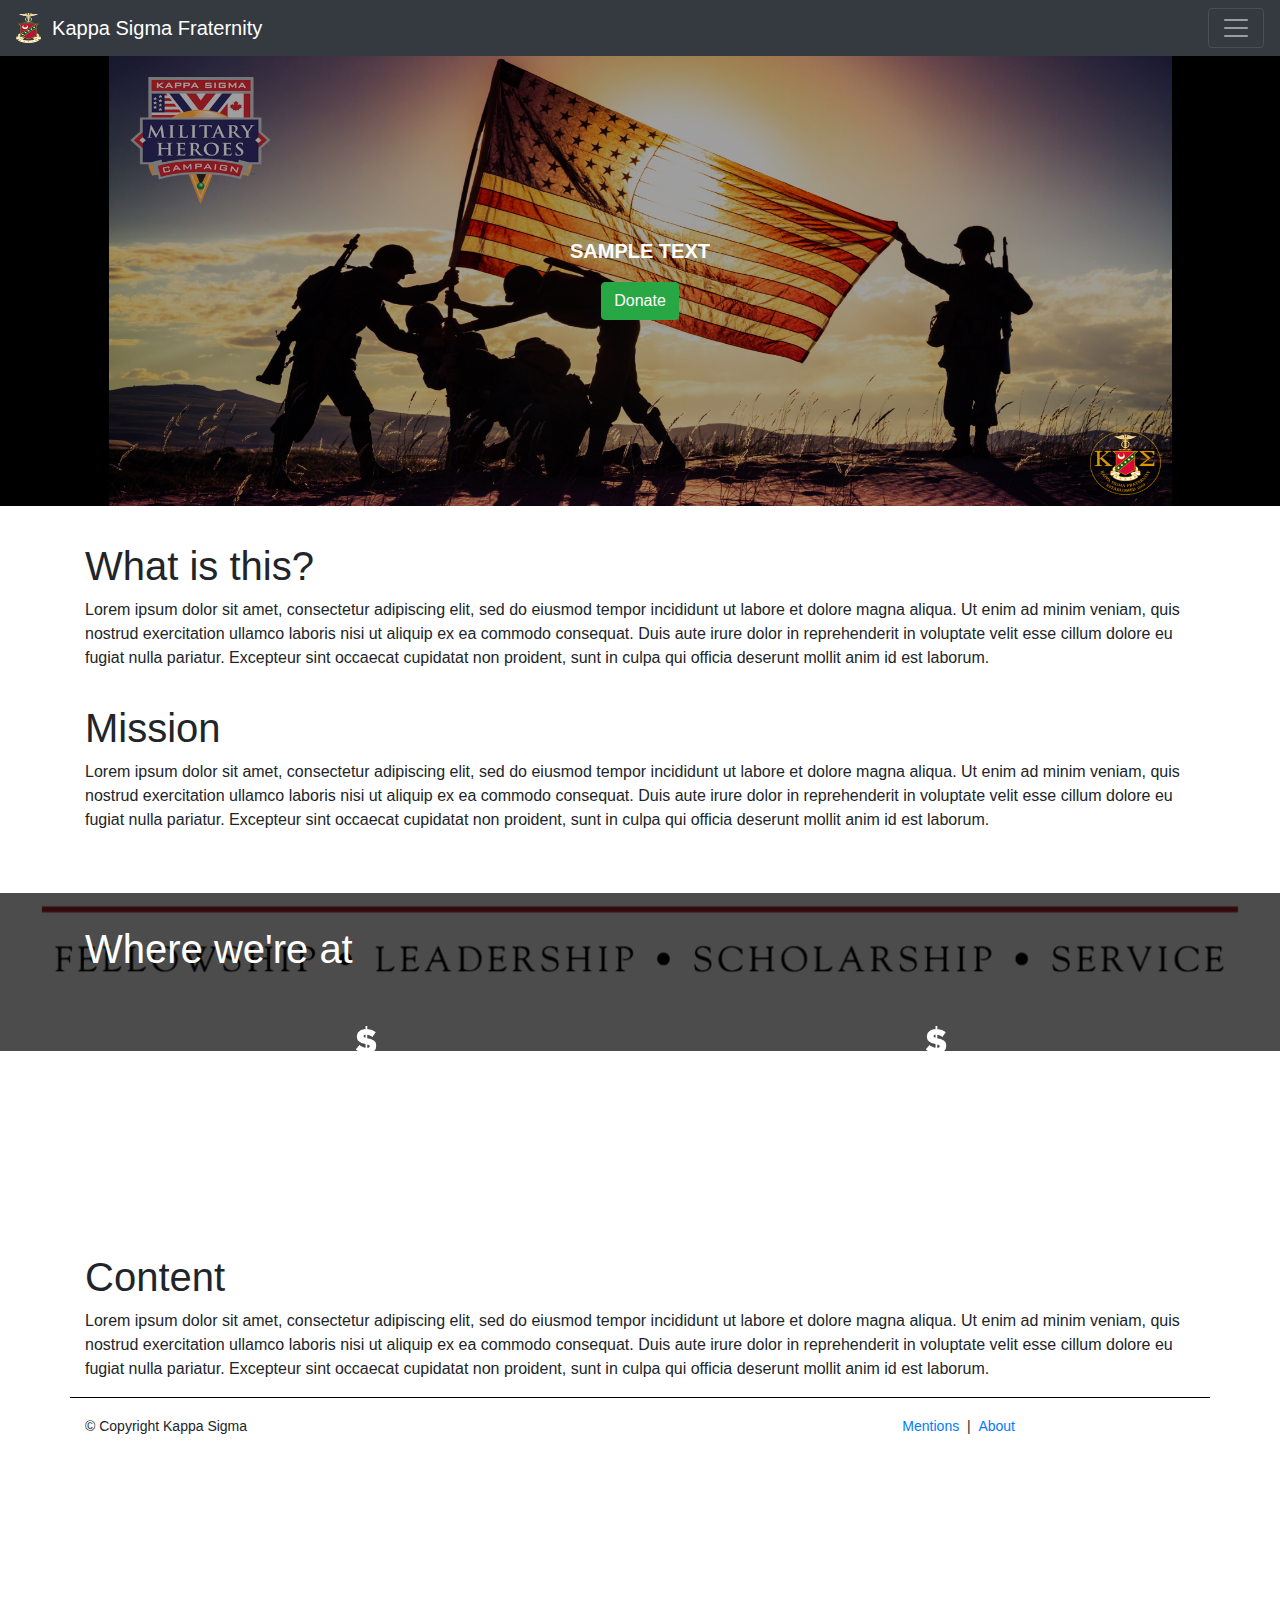
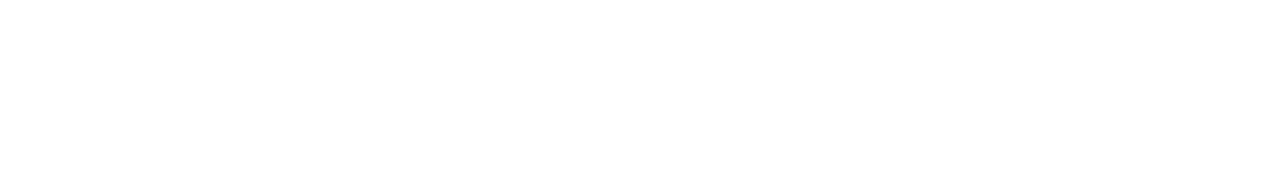
<file: index.html>
<!DOCTYPE html
     PUBLIC "-//W3C//DTD XHTML 1.0 Transitional//EN"
     "http://www.w3.org/TR/xhtml1/DTD/xhtml1-transitional.dtd">
<html>
  <head>
    <!-- Necessary files for bootstrap to work --> 
    <link rel="stylesheet" type="text/css" href="css/bootstrap.min.css"/>
    <link rel="stylesheet" type="text/css" href="css/style.css"/>
    
    <script type="text/javascript" src="js/jQuery-2.2.2.min.js"></script>
    <script type="text/javascript" src="js/popper.js"></script>
    <script type="text/javascript" src="js/bootstrap.min.js"></script>
    <script type="text/javascript" src="js/angular-1.6.4.min.js"></script>
    
    <script type="text/javascript" src="js/counter.js"></script>
    <script type="text/javascript" src="js/navigator.js"></script>
 
    <title>Homepage</title>
  </head>

  <body ng-app = "KSigFund">
    <nav class="navbar navbar-toggleable-md navbar-dark bg-dark">
      <a class="navbar-brand" href="#">
        <img src="imgs/ks_crest_png.png" class="d-inline-block align-top" height="30" width="25" >&nbsp;&nbsp;Kappa Sigma Fraternity
      </a>
      <button class="navbar-toggler" type="button" data-toggle="collapse" data-target="#navbarLinks" aria-controls="navbarLinks" aria-expanded="false" aria-label="Toggle navigation">
        <span class="navbar-toggler-icon"></span>
      </button>
      
      <div class="collapse navbar-collapse" id="navbarLinks" ng-controller="MainCtrl as main">
        <div class="navbar-nav" ng-controller"mainNavigator">
          <a class="nav-item nav-link active" href="index.html">Home <span class="sr-only">(current)</span></a>
          <a class="nav-item nav-link" href="pages/about">About</a>
          <a class="nav-item nav-link" href="pages/contact">Contact</a>
        </div>
      </div>
    </nav>
    <main role="main" ng-view class="main-content">
      <div class="header-row" id="header-row" style="background-color:black;padding:0px; overflow:hidden;height:50vh">
        <div class="row">
          <div class="col-xs-1 col-sm-1 col-md-1 col-lg-1">
          </div>
          <div class="col-xs-10 col-sm-10 col-md-10 col-lg-10">
            <a class="navbar-brand logo parallax" style="display:block;margin:auto;padding-top:0;margin-top:0">
                <img class="img-responsive" src="imgs/VeteransBanner.jpg" style="position:relative; display:block;margin:auto;height:50vh;width:83vw;">
                  <div class="text">
                    <p>SAMPLE TEXT</p>
                    <button type="button" class="btn btn-success">Donate</button>
                  </div>
            </a>
          </div>
          <div class="col-xs-1 col-sm-1 col-md-1 col-lg-1">
          </div>
        </div>
      </div>
      <div class="container" style="margin-top:4vh">
        <div class="row">
          <div class="col-xs-12 col-sm-12 col-md-12 col-lg-12">  
            <h1>What is this?</h1>
            <p>Lorem ipsum dolor sit amet, consectetur adipiscing elit, sed do eiusmod tempor incididunt ut labore et dolore magna aliqua. Ut enim ad minim veniam, quis nostrud exercitation ullamco laboris nisi ut aliquip ex ea commodo consequat. Duis aute irure dolor in reprehenderit in voluptate velit esse cillum dolore eu fugiat nulla pariatur. Excepteur sint occaecat cupidatat non proident, sunt in culpa qui officia deserunt mollit anim id est laborum.</p>
            <div id="push1"></div>

            <h1>Mission</h1>
            <p>Lorem ipsum dolor sit amet, consectetur adipiscing elit, sed do eiusmod tempor incididunt ut labore et dolore magna aliqua. Ut enim ad minim veniam, quis nostrud exercitation ullamco laboris nisi ut aliquip ex ea commodo consequat. Duis aute irure dolor in reprehenderit in voluptate velit esse cillum dolore eu fugiat nulla pariatur. Excepteur sint occaecat cupidatat non proident, sunt in culpa qui officia deserunt mollit anim id est laborum.</p>
            <div id="push2"></div>
          </div>
        </div>
      </div>
    <div class="row" style="padding:0px;margin:0px;" id="current_stats">
      <div class="current_stats" style="color:black;">
        <div class="parallax" style="position:relative">
        <div class="container" id="parallax-counter">
          <div id="push1p5"></div>
          <h1 id="counter-header">Where we're at</h1>
          <div id="push2"></div>
          <div class="row">
            <div class="col-xs-6 col-sm-6 col-md-6 col-lg-6">
                <div class="text-black">
                  <img src="imgs/money-icon-white.png" height="30px">
                  <h2 class="counter" data-count="200">0</h2>
                  <p>Raised</p>
                </div>
            </div><!-- col-*-6 -->
            <div class="col-xs-6 col-sm-6 col-md-6 col-lg-6">
                <div class="text-black">
                    <img src="imgs/money-icon-white.png" height="30px">
                    <h2 class="counter" data-count="2000">0</h2>
                    <p>Goal</p>
                  </div>
              </div><!-- col-*-6 -->
            </div><!-- row -->
          </div><!-- container -->
        </div>
        </div><!-- current stats -->
      </div><!-- row -->
      <div class="row" style="background-color:white;">
        <div class="container">
          <div id = "push2"></div>

          <h1>Content</h1>
          <p>Lorem ipsum dolor sit amet, consectetur adipiscing elit, sed do eiusmod tempor incididunt ut labore et dolore magna aliqua. Ut enim ad minim veniam, quis nostrud exercitation ullamco laboris nisi ut aliquip ex ea commodo consequat. Duis aute irure dolor in reprehenderit in voluptate velit esse cillum dolore eu fugiat nulla pariatur. Excepteur sint occaecat cupidatat non proident, sunt in culpa qui officia deserunt mollit anim id est laborum.</p>
          <div class="row" style="border-top: thin solid #000">
            <div class="footer">
              <div id="push1"></div>
              <div class="container">
                <div class="row" style="width:75vw; font-size:14px;">
                <div class="col-xs-8 col-sm-8 col-md-8 col-lg-8">
                <p>&#169; Copyright Kappa Sigma </p>
                </div>
                <div class="col-xs-4 col-sm-4 col-md-4 col-lg-4">
                  <p style="float:right"><a href="#">About</a></p>
                  <p style="float:right">&nbsp;&nbsp;|&nbsp;&nbsp;</p>
                  <p style="float:right"><a href="#">Mentions</a></p>

                </div>
                </div>
              </div>  
            </div>
          </div>
        </div>
      </div>
      
      <div id="push4"></div>
    </main>
    
  </body>
</html>
</file>
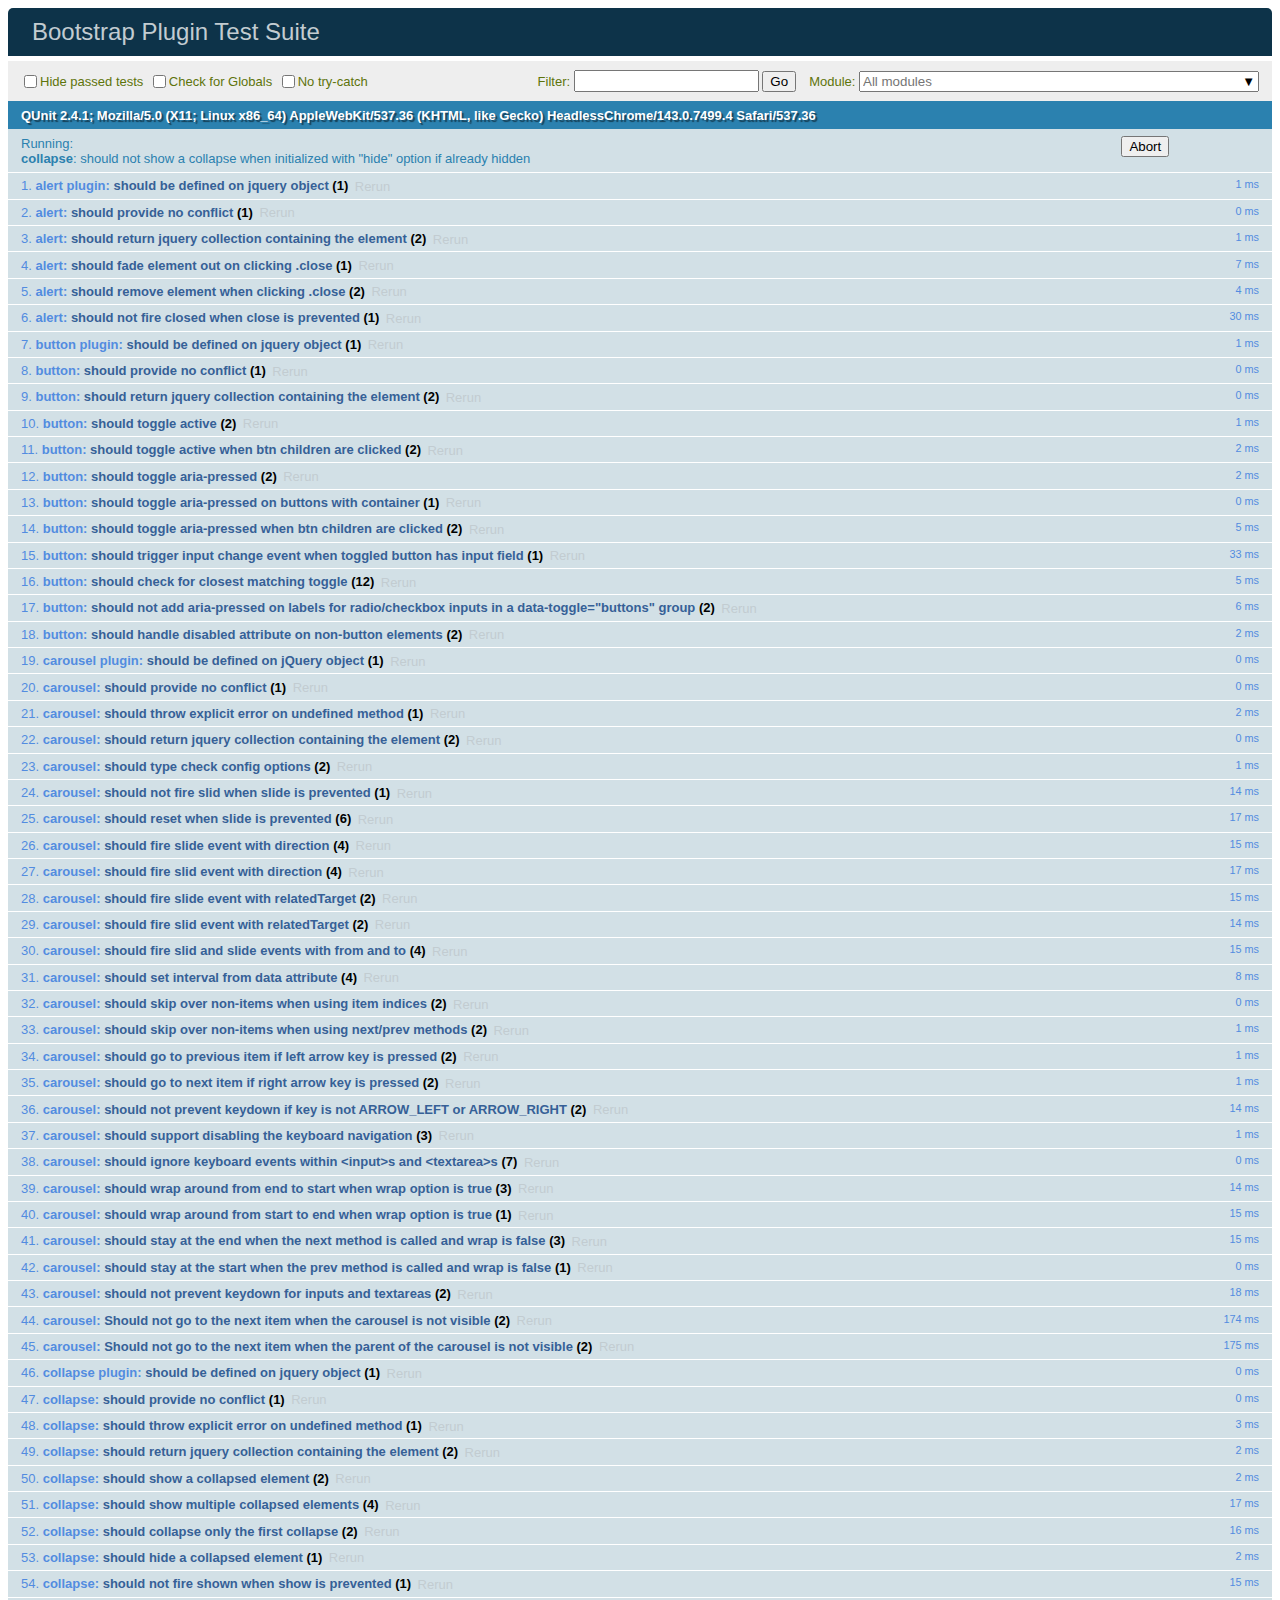
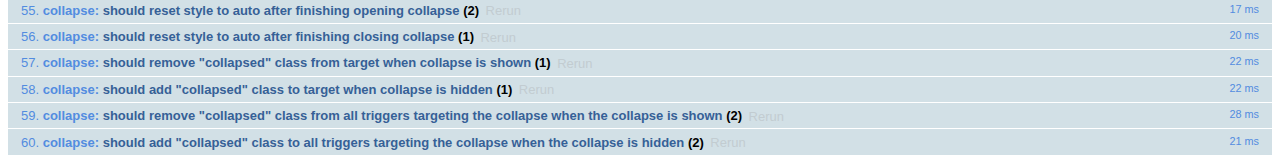
<file: bootstrap-4.0.0/js/tests/index.html>
<!doctype html>
<html lang="en">
  <head>
    <meta charset="utf-8">
    <meta name="viewport" content="width=device-width, initial-scale=1, shrink-to-fit=no">
    <title>Bootstrap Plugin Test Suite</title>

    <!-- jQuery -->
    <script>
      (function () {
        var path = '../../assets/js/vendor/jquery-slim.min.js'
        // get jquery param from the query string.
        var jQueryVersion = location.search.match(/[?&]jquery=(.*?)(?=&|$)/)

        // If a version was specified, use that version from our vendor folder
        if (jQueryVersion) {
          path = 'vendor/jquery-' + jQueryVersion[1] + '.min.js'
        }
        document.write('<script src="' + path + '"><\/script>')
      }())
    </script>
    <script src="../../assets/js/vendor/popper.min.js"></script>

    <!-- QUnit -->
    <link rel="stylesheet" href="vendor/qunit.css" media="screen">
    <script src="vendor/qunit.js"></script>

    <script>
      // Disable jQuery event aliases to ensure we don't accidentally use any of them
      [
        'blur',
        'focus',
        'focusin',
        'focusout',
        'resize',
        'scroll',
        'click',
        'dblclick',
        'mousedown',
        'mouseup',
        'mousemove',
        'mouseover',
        'mouseout',
        'mouseenter',
        'mouseleave',
        'change',
        'select',
        'submit',
        'keydown',
        'keypress',
        'keyup',
        'contextmenu'
      ].forEach(function(eventAlias) {
        $.fn[eventAlias] = function() {
          throw new Error('Using the ".' + eventAlias + '()" method is not allowed, so that Bootstrap can be compatible with custom jQuery builds which exclude the "event aliases" module that defines said method. See https://github.com/twbs/bootstrap/blob/master/CONTRIBUTING.md#js')
        }
      })

      // Require assert.expect in each test
      QUnit.config.requireExpects = true

      // See https://github.com/axemclion/grunt-saucelabs#test-result-details-with-qunit
      var log = []
      var testName

      QUnit.done(function(testResults) {
        var tests = []
        for (var i = 0; i < log.length; i++) {
          var details = log[i]
          tests.push({
            name: details.name,
            result: details.result,
            expected: details.expected,
            actual: details.actual,
            source: details.source
          })
        }
        testResults.tests = tests

        window.global_test_results = testResults
      })

      QUnit.testStart(function(testDetails) {
        QUnit.log(function(details) {
          if (!details.result) {
            details.name = testDetails.name
            log.push(details)
          }
        })
      })

      // Display fixture on-screen on iOS to avoid false positives
      // See https://github.com/twbs/bootstrap/pull/15955
      if (/iPhone|iPad|iPod/.test(navigator.userAgent)) {
        QUnit.begin(function() {
          $('#qunit-fixture').css({ top: 0, left: 0 })
        })

        QUnit.done(function() {
          $('#qunit-fixture').css({ top: '', left: '' })
        })
      }
    </script>

    <!-- Transpiled Plugins -->
    <script src="../dist/util.js"></script>
    <script src="../dist/alert.js"></script>
    <script src="../dist/button.js"></script>
    <script src="../dist/carousel.js"></script>
    <script src="../dist/collapse.js"></script>
    <script src="../dist/dropdown.js"></script>
    <script src="../dist/modal.js"></script>
    <script src="../dist/scrollspy.js"></script>
    <script src="../dist/tab.js"></script>
    <script src="../dist/tooltip.js"></script>
    <script src="../dist/popover.js"></script>

    <!-- Unit Tests -->
    <script src="unit/alert.js"></script>
    <script src="unit/button.js"></script>
    <script src="unit/carousel.js"></script>
    <script src="unit/collapse.js"></script>
    <script src="unit/dropdown.js"></script>
    <script src="unit/modal.js"></script>
    <script src="unit/scrollspy.js"></script>
    <script src="unit/tab.js"></script>
    <script src="unit/tooltip.js"></script>
    <script src="unit/popover.js"></script>
    <script src="unit/util.js"></script>
  </head>
  <body>
    <div id="qunit-container">
      <div id="qunit"></div>
      <div id="qunit-fixture"></div>
    </div>
  </body>
</html>
</file>
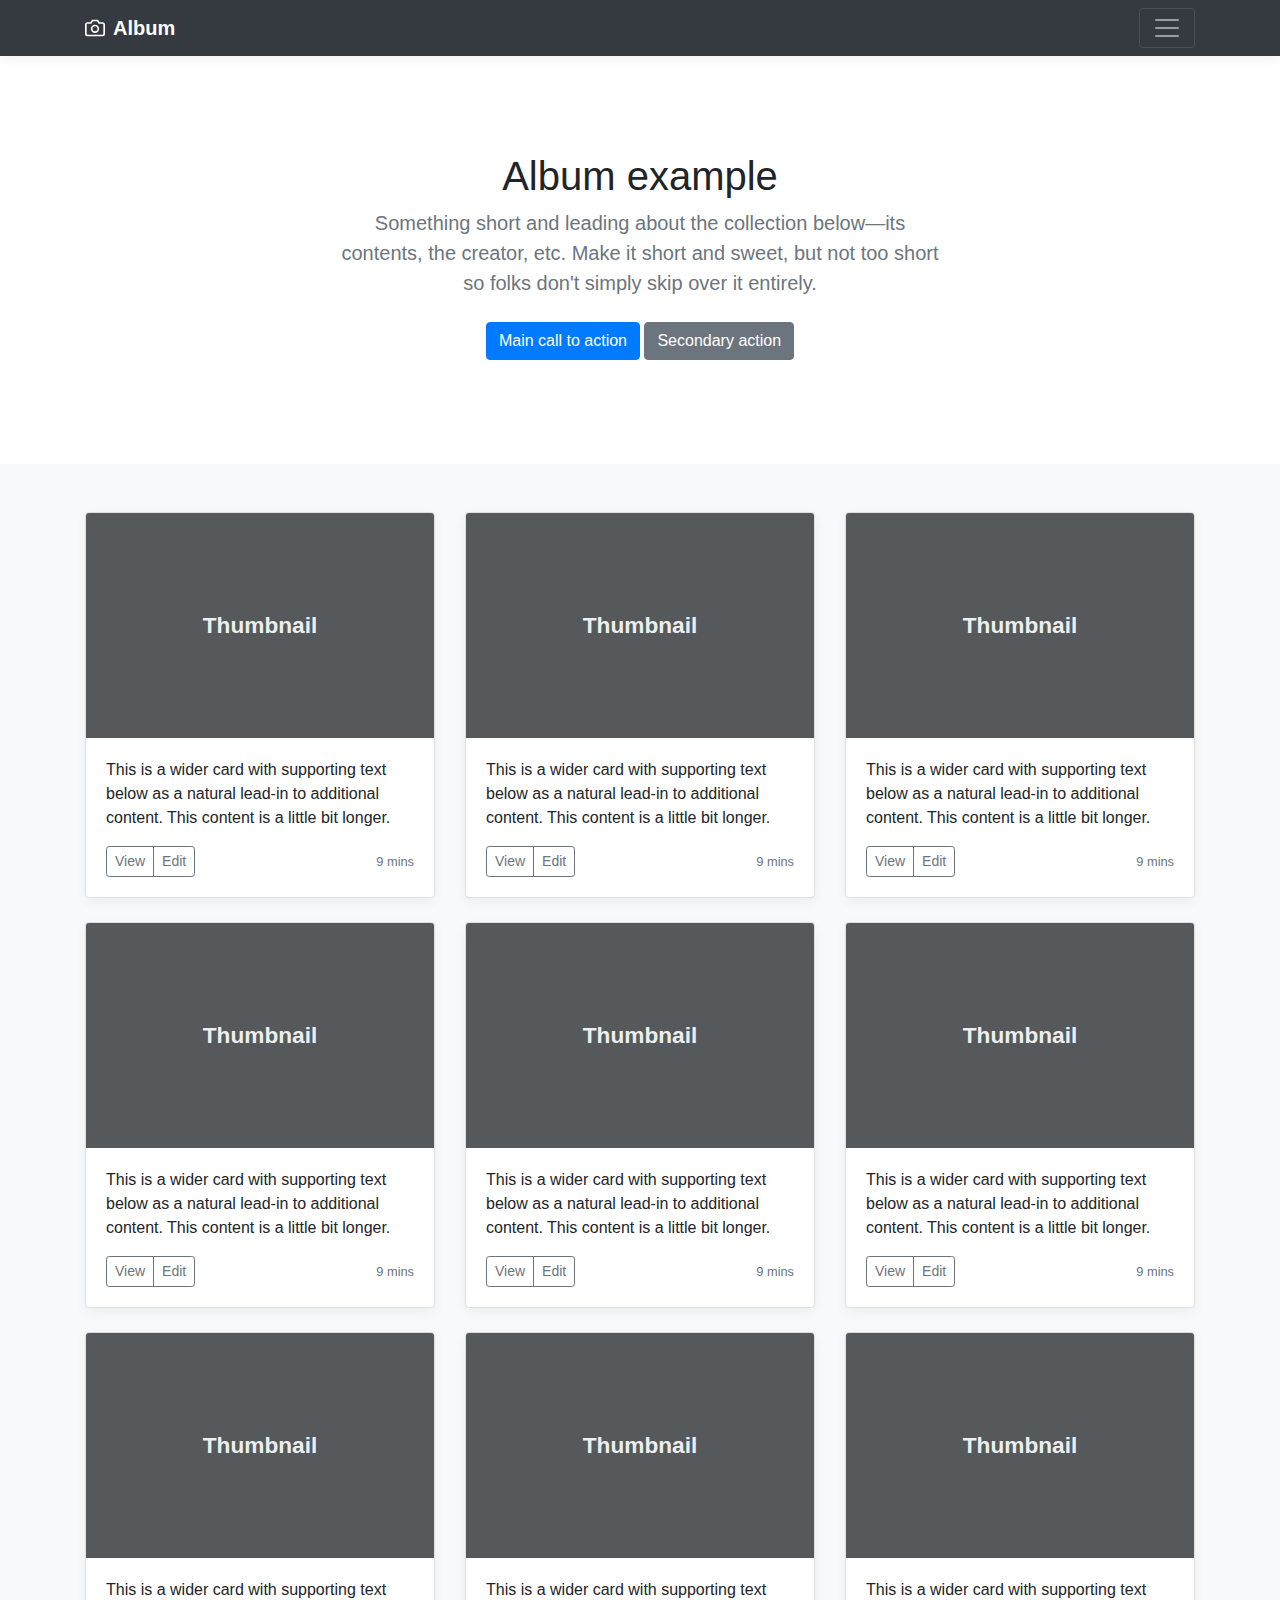
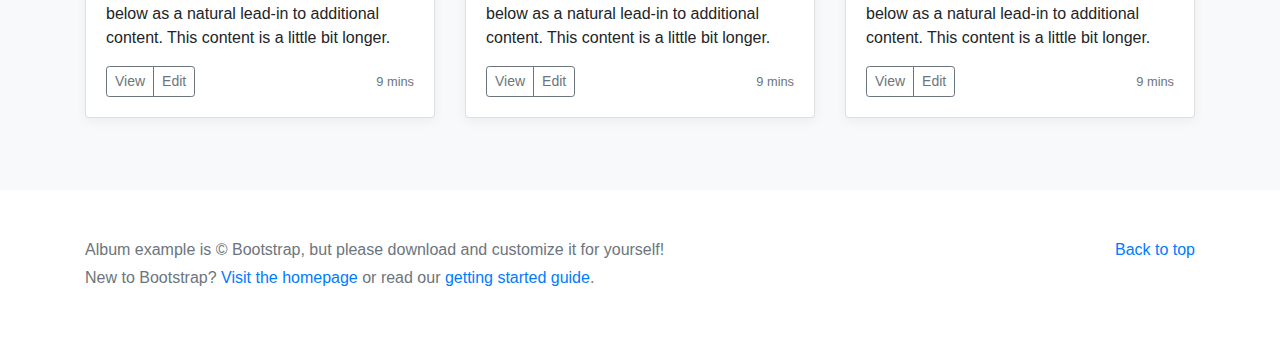
<file: bootstrap-4.0.0/docs/4.0/examples/album/index.html>
<!doctype html>
<html lang="en">
  <head>
    <meta charset="utf-8">
    <meta name="viewport" content="width=device-width, initial-scale=1, shrink-to-fit=no">
    <meta name="description" content="">
    <meta name="author" content="">
    <link rel="icon" href="../../../../favicon.ico">

    <title>Album example for Bootstrap</title>

    <!-- Bootstrap core CSS -->
    <link href="../../../../dist/css/bootstrap.min.css" rel="stylesheet">

    <!-- Custom styles for this template -->
    <link href="album.css" rel="stylesheet">
  </head>

  <body>

    <header>
      <div class="collapse bg-dark" id="navbarHeader">
        <div class="container">
          <div class="row">
            <div class="col-sm-8 col-md-7 py-4">
              <h4 class="text-white">About</h4>
              <p class="text-muted">Add some information about the album below, the author, or any other background context. Make it a few sentences long so folks can pick up some informative tidbits. Then, link them off to some social networking sites or contact information.</p>
            </div>
            <div class="col-sm-4 offset-md-1 py-4">
              <h4 class="text-white">Contact</h4>
              <ul class="list-unstyled">
                <li><a href="#" class="text-white">Follow on Twitter</a></li>
                <li><a href="#" class="text-white">Like on Facebook</a></li>
                <li><a href="#" class="text-white">Email me</a></li>
              </ul>
            </div>
          </div>
        </div>
      </div>
      <div class="navbar navbar-dark bg-dark box-shadow">
        <div class="container d-flex justify-content-between">
          <a href="#" class="navbar-brand d-flex align-items-center">
            <svg xmlns="http://www.w3.org/2000/svg" width="20" height="20" viewBox="0 0 24 24" fill="none" stroke="currentColor" stroke-width="2" stroke-linecap="round" stroke-linejoin="round" class="mr-2"><path d="M23 19a2 2 0 0 1-2 2H3a2 2 0 0 1-2-2V8a2 2 0 0 1 2-2h4l2-3h6l2 3h4a2 2 0 0 1 2 2z"></path><circle cx="12" cy="13" r="4"></circle></svg>
            <strong>Album</strong>
          </a>
          <button class="navbar-toggler" type="button" data-toggle="collapse" data-target="#navbarHeader" aria-controls="navbarHeader" aria-expanded="false" aria-label="Toggle navigation">
            <span class="navbar-toggler-icon"></span>
          </button>
        </div>
      </div>
    </header>

    <main role="main">

      <section class="jumbotron text-center">
        <div class="container">
          <h1 class="jumbotron-heading">Album example</h1>
          <p class="lead text-muted">Something short and leading about the collection below—its contents, the creator, etc. Make it short and sweet, but not too short so folks don't simply skip over it entirely.</p>
          <p>
            <a href="#" class="btn btn-primary my-2">Main call to action</a>
            <a href="#" class="btn btn-secondary my-2">Secondary action</a>
          </p>
        </div>
      </section>

      <div class="album py-5 bg-light">
        <div class="container">

          <div class="row">
            <div class="col-md-4">
              <div class="card mb-4 box-shadow">
                <img class="card-img-top" data-src="holder.js/100px225?theme=thumb&bg=55595c&fg=eceeef&text=Thumbnail" alt="Card image cap">
                <div class="card-body">
                  <p class="card-text">This is a wider card with supporting text below as a natural lead-in to additional content. This content is a little bit longer.</p>
                  <div class="d-flex justify-content-between align-items-center">
                    <div class="btn-group">
                      <button type="button" class="btn btn-sm btn-outline-secondary">View</button>
                      <button type="button" class="btn btn-sm btn-outline-secondary">Edit</button>
                    </div>
                    <small class="text-muted">9 mins</small>
                  </div>
                </div>
              </div>
            </div>
            <div class="col-md-4">
              <div class="card mb-4 box-shadow">
                <img class="card-img-top" data-src="holder.js/100px225?theme=thumb&bg=55595c&fg=eceeef&text=Thumbnail" alt="Card image cap">
                <div class="card-body">
                  <p class="card-text">This is a wider card with supporting text below as a natural lead-in to additional content. This content is a little bit longer.</p>
                  <div class="d-flex justify-content-between align-items-center">
                    <div class="btn-group">
                      <button type="button" class="btn btn-sm btn-outline-secondary">View</button>
                      <button type="button" class="btn btn-sm btn-outline-secondary">Edit</button>
                    </div>
                    <small class="text-muted">9 mins</small>
                  </div>
                </div>
              </div>
            </div>
            <div class="col-md-4">
              <div class="card mb-4 box-shadow">
                <img class="card-img-top" data-src="holder.js/100px225?theme=thumb&bg=55595c&fg=eceeef&text=Thumbnail" alt="Card image cap">
                <div class="card-body">
                  <p class="card-text">This is a wider card with supporting text below as a natural lead-in to additional content. This content is a little bit longer.</p>
                  <div class="d-flex justify-content-between align-items-center">
                    <div class="btn-group">
                      <button type="button" class="btn btn-sm btn-outline-secondary">View</button>
                      <button type="button" class="btn btn-sm btn-outline-secondary">Edit</button>
                    </div>
                    <small class="text-muted">9 mins</small>
                  </div>
                </div>
              </div>
            </div>

            <div class="col-md-4">
              <div class="card mb-4 box-shadow">
                <img class="card-img-top" data-src="holder.js/100px225?theme=thumb&bg=55595c&fg=eceeef&text=Thumbnail" alt="Card image cap">
                <div class="card-body">
                  <p class="card-text">This is a wider card with supporting text below as a natural lead-in to additional content. This content is a little bit longer.</p>
                  <div class="d-flex justify-content-between align-items-center">
                    <div class="btn-group">
                      <button type="button" class="btn btn-sm btn-outline-secondary">View</button>
                      <button type="button" class="btn btn-sm btn-outline-secondary">Edit</button>
                    </div>
                    <small class="text-muted">9 mins</small>
                  </div>
                </div>
              </div>
            </div>
            <div class="col-md-4">
              <div class="card mb-4 box-shadow">
                <img class="card-img-top" data-src="holder.js/100px225?theme=thumb&bg=55595c&fg=eceeef&text=Thumbnail" alt="Card image cap">
                <div class="card-body">
                  <p class="card-text">This is a wider card with supporting text below as a natural lead-in to additional content. This content is a little bit longer.</p>
                  <div class="d-flex justify-content-between align-items-center">
                    <div class="btn-group">
                      <button type="button" class="btn btn-sm btn-outline-secondary">View</button>
                      <button type="button" class="btn btn-sm btn-outline-secondary">Edit</button>
                    </div>
                    <small class="text-muted">9 mins</small>
                  </div>
                </div>
              </div>
            </div>
            <div class="col-md-4">
              <div class="card mb-4 box-shadow">
                <img class="card-img-top" data-src="holder.js/100px225?theme=thumb&bg=55595c&fg=eceeef&text=Thumbnail" alt="Card image cap">
                <div class="card-body">
                  <p class="card-text">This is a wider card with supporting text below as a natural lead-in to additional content. This content is a little bit longer.</p>
                  <div class="d-flex justify-content-between align-items-center">
                    <div class="btn-group">
                      <button type="button" class="btn btn-sm btn-outline-secondary">View</button>
                      <button type="button" class="btn btn-sm btn-outline-secondary">Edit</button>
                    </div>
                    <small class="text-muted">9 mins</small>
                  </div>
                </div>
              </div>
            </div>

            <div class="col-md-4">
              <div class="card mb-4 box-shadow">
                <img class="card-img-top" data-src="holder.js/100px225?theme=thumb&bg=55595c&fg=eceeef&text=Thumbnail" alt="Card image cap">
                <div class="card-body">
                  <p class="card-text">This is a wider card with supporting text below as a natural lead-in to additional content. This content is a little bit longer.</p>
                  <div class="d-flex justify-content-between align-items-center">
                    <div class="btn-group">
                      <button type="button" class="btn btn-sm btn-outline-secondary">View</button>
                      <button type="button" class="btn btn-sm btn-outline-secondary">Edit</button>
                    </div>
                    <small class="text-muted">9 mins</small>
                  </div>
                </div>
              </div>
            </div>
            <div class="col-md-4">
              <div class="card mb-4 box-shadow">
                <img class="card-img-top" data-src="holder.js/100px225?theme=thumb&bg=55595c&fg=eceeef&text=Thumbnail" alt="Card image cap">
                <div class="card-body">
                  <p class="card-text">This is a wider card with supporting text below as a natural lead-in to additional content. This content is a little bit longer.</p>
                  <div class="d-flex justify-content-between align-items-center">
                    <div class="btn-group">
                      <button type="button" class="btn btn-sm btn-outline-secondary">View</button>
                      <button type="button" class="btn btn-sm btn-outline-secondary">Edit</button>
                    </div>
                    <small class="text-muted">9 mins</small>
                  </div>
                </div>
              </div>
            </div>
            <div class="col-md-4">
              <div class="card mb-4 box-shadow">
                <img class="card-img-top" data-src="holder.js/100px225?theme=thumb&bg=55595c&fg=eceeef&text=Thumbnail" alt="Card image cap">
                <div class="card-body">
                  <p class="card-text">This is a wider card with supporting text below as a natural lead-in to additional content. This content is a little bit longer.</p>
                  <div class="d-flex justify-content-between align-items-center">
                    <div class="btn-group">
                      <button type="button" class="btn btn-sm btn-outline-secondary">View</button>
                      <button type="button" class="btn btn-sm btn-outline-secondary">Edit</button>
                    </div>
                    <small class="text-muted">9 mins</small>
                  </div>
                </div>
              </div>
            </div>
          </div>
        </div>
      </div>

    </main>

    <footer class="text-muted">
      <div class="container">
        <p class="float-right">
          <a href="#">Back to top</a>
        </p>
        <p>Album example is &copy; Bootstrap, but please download and customize it for yourself!</p>
        <p>New to Bootstrap? <a href="../../">Visit the homepage</a> or read our <a href="../../getting-started/">getting started guide</a>.</p>
      </div>
    </footer>

    <!-- Bootstrap core JavaScript
    ================================================== -->
    <!-- Placed at the end of the document so the pages load faster -->
    <script src="https://code.jquery.com/jquery-3.2.1.slim.min.js" integrity="sha384-KJ3o2DKtIkvYIK3UENzmM7KCkRr/rE9/Qpg6aAZGJwFDMVNA/GpGFF93hXpG5KkN" crossorigin="anonymous"></script>
    <script>window.jQuery || document.write('<script src="../../../../assets/js/vendor/jquery-slim.min.js"><\/script>')</script>
    <script src="../../../../assets/js/vendor/popper.min.js"></script>
    <script src="../../../../dist/js/bootstrap.min.js"></script>
    <script src="../../../../assets/js/vendor/holder.min.js"></script>
  </body>
</html>
</file>
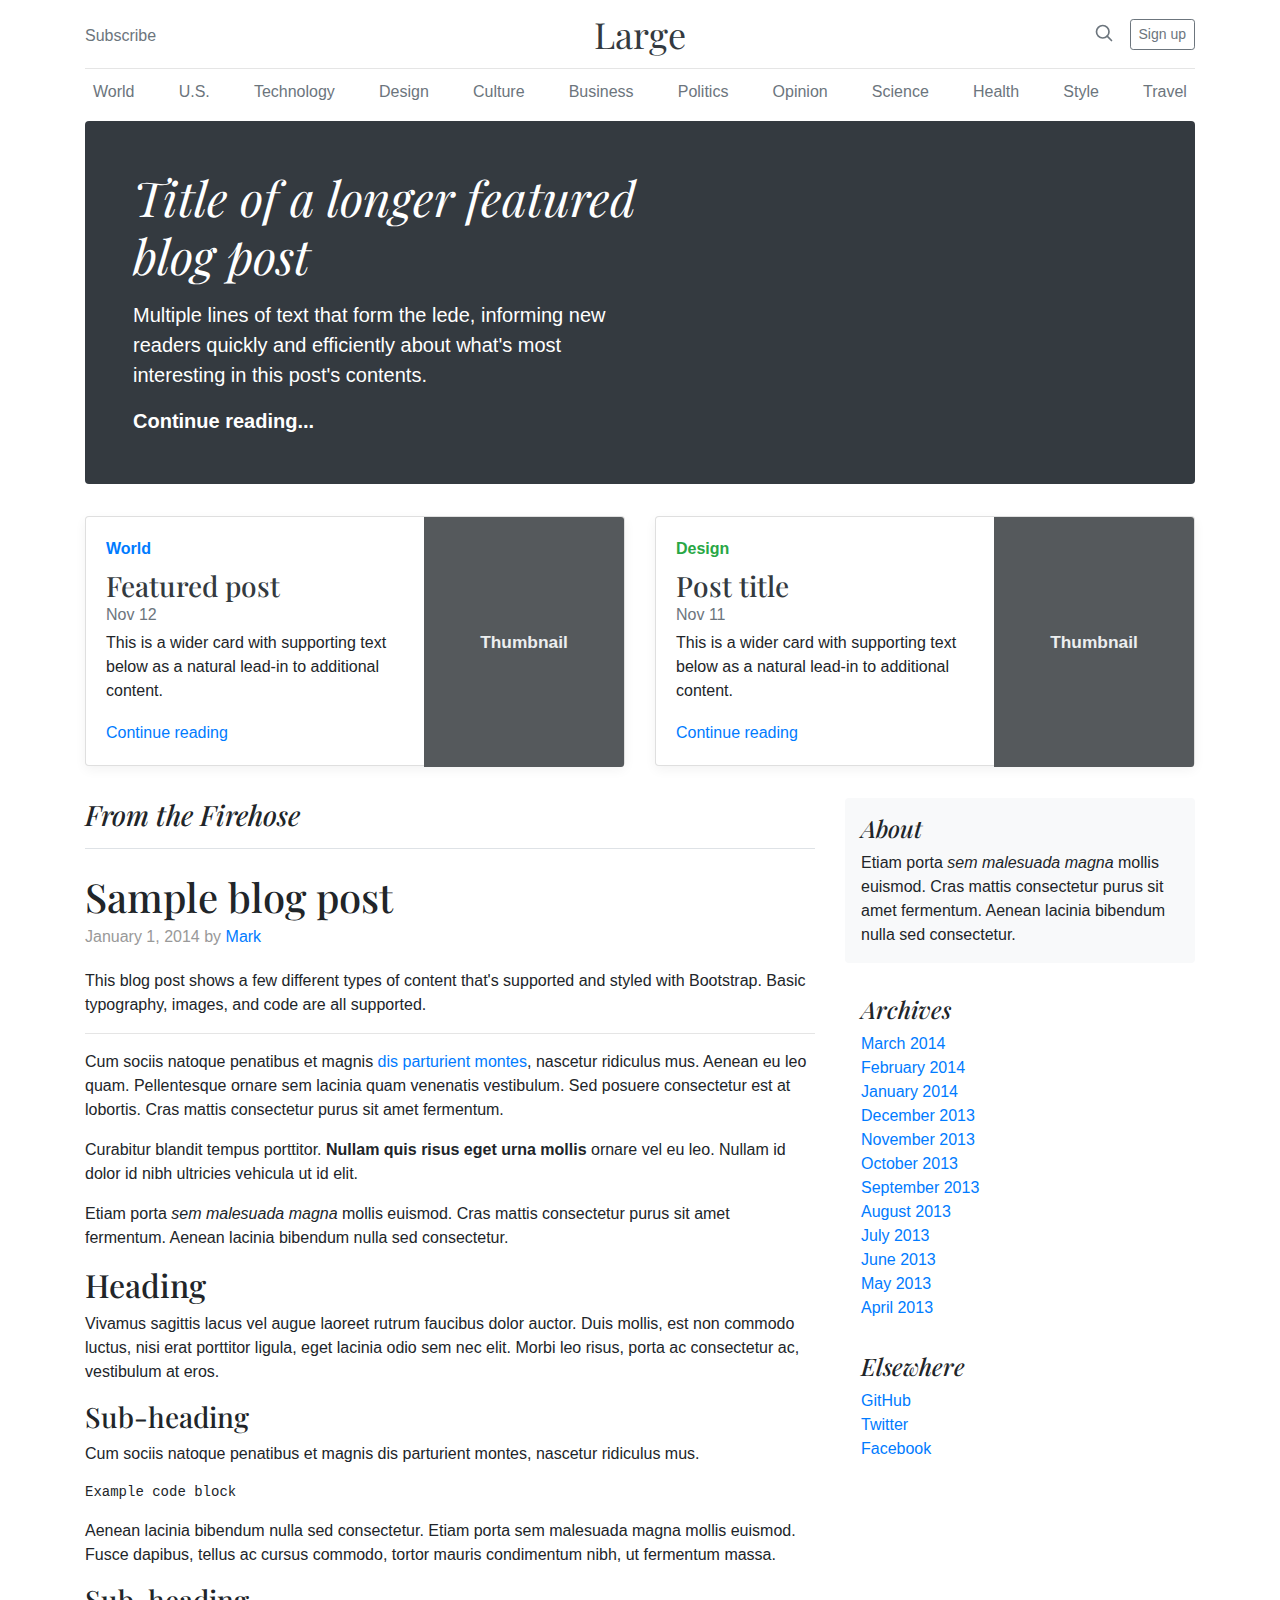
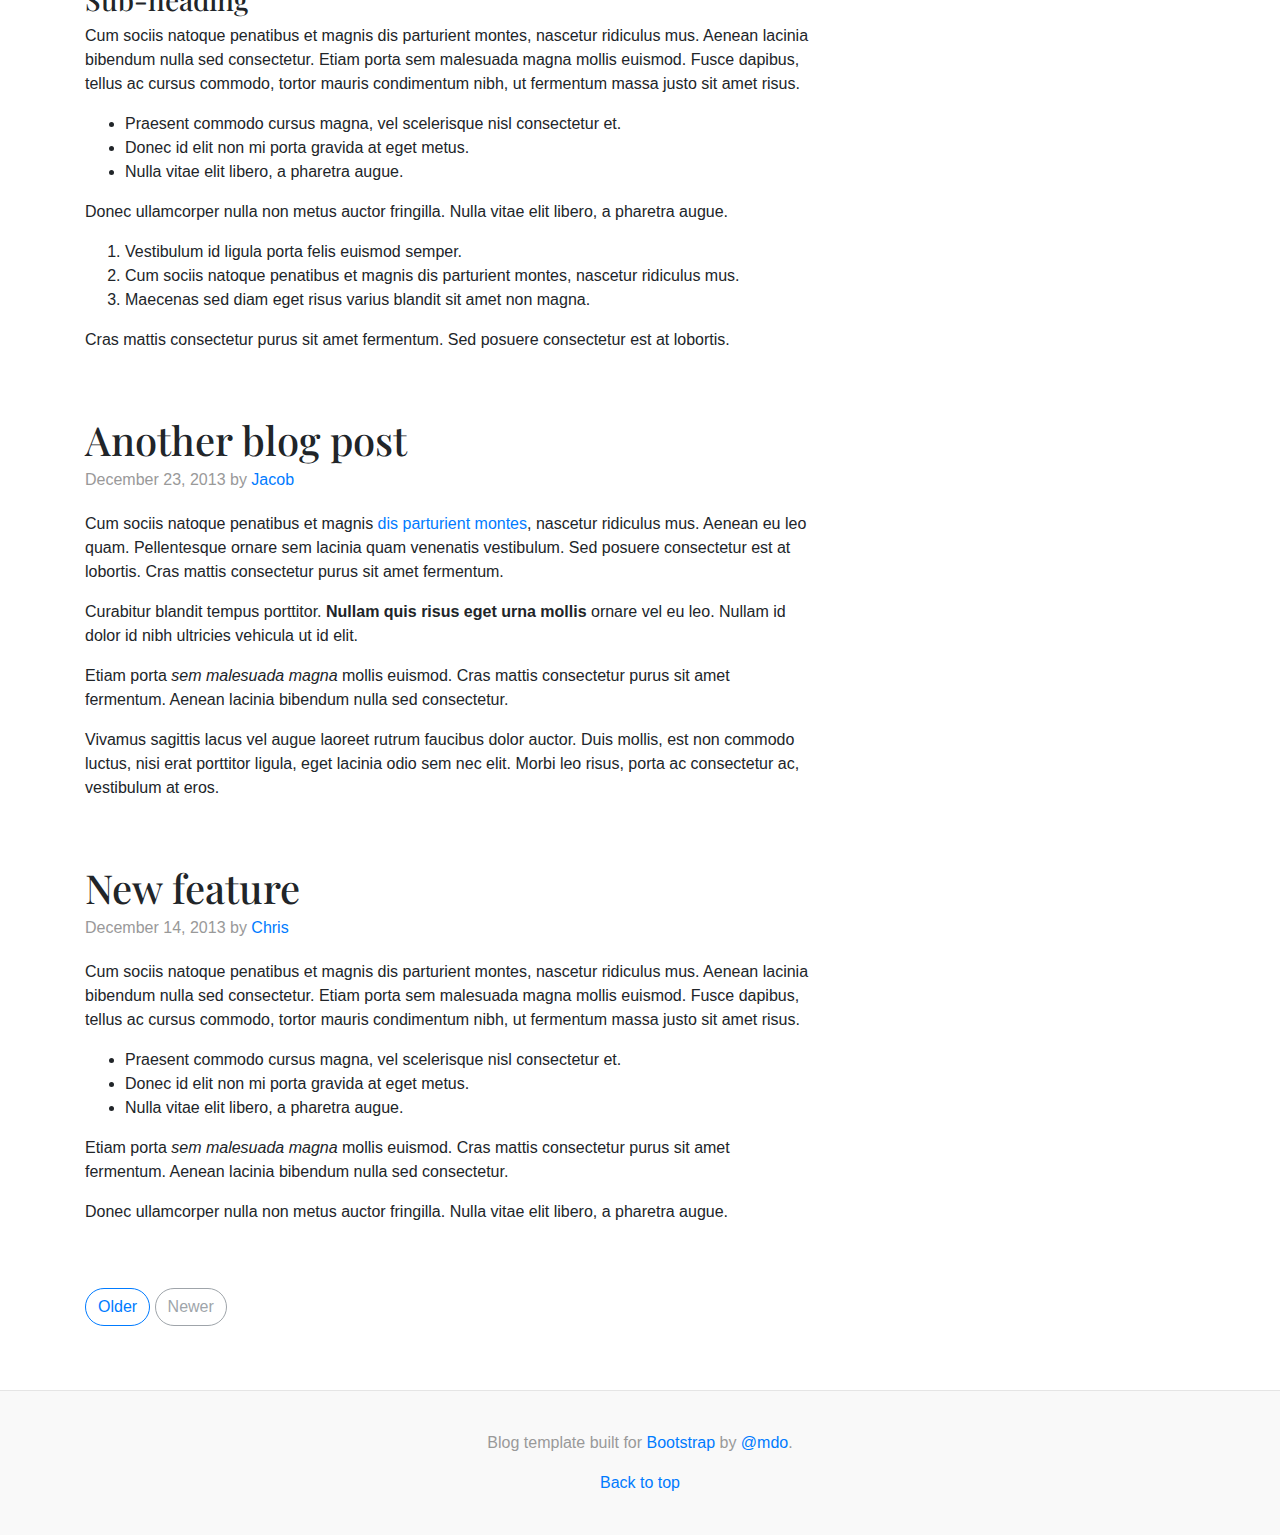
<file: bootstrap-4.0.0/docs/4.0/examples/blog/index.html>
<!doctype html>
<html lang="en">
  <head>
    <meta charset="utf-8">
    <meta name="viewport" content="width=device-width, initial-scale=1, shrink-to-fit=no">
    <meta name="description" content="">
    <meta name="author" content="">
    <link rel="icon" href="../../../../favicon.ico">

    <title>Blog Template for Bootstrap</title>

    <!-- Bootstrap core CSS -->
    <link href="../../../../dist/css/bootstrap.min.css" rel="stylesheet">

    <!-- Custom styles for this template -->
    <link href="https://fonts.googleapis.com/css?family=Playfair+Display:700,900" rel="stylesheet">
    <link href="blog.css" rel="stylesheet">
  </head>

  <body>

    <div class="container">
      <header class="blog-header py-3">
        <div class="row flex-nowrap justify-content-between align-items-center">
          <div class="col-4 pt-1">
            <a class="text-muted" href="#">Subscribe</a>
          </div>
          <div class="col-4 text-center">
            <a class="blog-header-logo text-dark" href="#">Large</a>
          </div>
          <div class="col-4 d-flex justify-content-end align-items-center">
            <a class="text-muted" href="#">
              <svg xmlns="http://www.w3.org/2000/svg" width="20" height="20" viewBox="0 0 24 24" fill="none" stroke="currentColor" stroke-width="2" stroke-linecap="round" stroke-linejoin="round" class="mx-3"><circle cx="10.5" cy="10.5" r="7.5"></circle><line x1="21" y1="21" x2="15.8" y2="15.8"></line></svg>
            </a>
            <a class="btn btn-sm btn-outline-secondary" href="#">Sign up</a>
          </div>
        </div>
      </header>

      <div class="nav-scroller py-1 mb-2">
        <nav class="nav d-flex justify-content-between">
          <a class="p-2 text-muted" href="#">World</a>
          <a class="p-2 text-muted" href="#">U.S.</a>
          <a class="p-2 text-muted" href="#">Technology</a>
          <a class="p-2 text-muted" href="#">Design</a>
          <a class="p-2 text-muted" href="#">Culture</a>
          <a class="p-2 text-muted" href="#">Business</a>
          <a class="p-2 text-muted" href="#">Politics</a>
          <a class="p-2 text-muted" href="#">Opinion</a>
          <a class="p-2 text-muted" href="#">Science</a>
          <a class="p-2 text-muted" href="#">Health</a>
          <a class="p-2 text-muted" href="#">Style</a>
          <a class="p-2 text-muted" href="#">Travel</a>
        </nav>
      </div>

      <div class="jumbotron p-3 p-md-5 text-white rounded bg-dark">
        <div class="col-md-6 px-0">
          <h1 class="display-4 font-italic">Title of a longer featured blog post</h1>
          <p class="lead my-3">Multiple lines of text that form the lede, informing new readers quickly and efficiently about what's most interesting in this post's contents.</p>
          <p class="lead mb-0"><a href="#" class="text-white font-weight-bold">Continue reading...</a></p>
        </div>
      </div>

      <div class="row mb-2">
        <div class="col-md-6">
          <div class="card flex-md-row mb-4 box-shadow h-md-250">
            <div class="card-body d-flex flex-column align-items-start">
              <strong class="d-inline-block mb-2 text-primary">World</strong>
              <h3 class="mb-0">
                <a class="text-dark" href="#">Featured post</a>
              </h3>
              <div class="mb-1 text-muted">Nov 12</div>
              <p class="card-text mb-auto">This is a wider card with supporting text below as a natural lead-in to additional content.</p>
              <a href="#">Continue reading</a>
            </div>
            <img class="card-img-right flex-auto d-none d-md-block" data-src="holder.js/200x250?theme=thumb" alt="Card image cap">
          </div>
        </div>
        <div class="col-md-6">
          <div class="card flex-md-row mb-4 box-shadow h-md-250">
            <div class="card-body d-flex flex-column align-items-start">
              <strong class="d-inline-block mb-2 text-success">Design</strong>
              <h3 class="mb-0">
                <a class="text-dark" href="#">Post title</a>
              </h3>
              <div class="mb-1 text-muted">Nov 11</div>
              <p class="card-text mb-auto">This is a wider card with supporting text below as a natural lead-in to additional content.</p>
              <a href="#">Continue reading</a>
            </div>
            <img class="card-img-right flex-auto d-none d-md-block" data-src="holder.js/200x250?theme=thumb" alt="Card image cap">
          </div>
        </div>
      </div>
    </div>

    <main role="main" class="container">
      <div class="row">
        <div class="col-md-8 blog-main">
          <h3 class="pb-3 mb-4 font-italic border-bottom">
            From the Firehose
          </h3>

          <div class="blog-post">
            <h2 class="blog-post-title">Sample blog post</h2>
            <p class="blog-post-meta">January 1, 2014 by <a href="#">Mark</a></p>

            <p>This blog post shows a few different types of content that's supported and styled with Bootstrap. Basic typography, images, and code are all supported.</p>
            <hr>
            <p>Cum sociis natoque penatibus et magnis <a href="#">dis parturient montes</a>, nascetur ridiculus mus. Aenean eu leo quam. Pellentesque ornare sem lacinia quam venenatis vestibulum. Sed posuere consectetur est at lobortis. Cras mattis consectetur purus sit amet fermentum.</p>
            <blockquote>
              <p>Curabitur blandit tempus porttitor. <strong>Nullam quis risus eget urna mollis</strong> ornare vel eu leo. Nullam id dolor id nibh ultricies vehicula ut id elit.</p>
            </blockquote>
            <p>Etiam porta <em>sem malesuada magna</em> mollis euismod. Cras mattis consectetur purus sit amet fermentum. Aenean lacinia bibendum nulla sed consectetur.</p>
            <h2>Heading</h2>
            <p>Vivamus sagittis lacus vel augue laoreet rutrum faucibus dolor auctor. Duis mollis, est non commodo luctus, nisi erat porttitor ligula, eget lacinia odio sem nec elit. Morbi leo risus, porta ac consectetur ac, vestibulum at eros.</p>
            <h3>Sub-heading</h3>
            <p>Cum sociis natoque penatibus et magnis dis parturient montes, nascetur ridiculus mus.</p>
            <pre><code>Example code block</code></pre>
            <p>Aenean lacinia bibendum nulla sed consectetur. Etiam porta sem malesuada magna mollis euismod. Fusce dapibus, tellus ac cursus commodo, tortor mauris condimentum nibh, ut fermentum massa.</p>
            <h3>Sub-heading</h3>
            <p>Cum sociis natoque penatibus et magnis dis parturient montes, nascetur ridiculus mus. Aenean lacinia bibendum nulla sed consectetur. Etiam porta sem malesuada magna mollis euismod. Fusce dapibus, tellus ac cursus commodo, tortor mauris condimentum nibh, ut fermentum massa justo sit amet risus.</p>
            <ul>
              <li>Praesent commodo cursus magna, vel scelerisque nisl consectetur et.</li>
              <li>Donec id elit non mi porta gravida at eget metus.</li>
              <li>Nulla vitae elit libero, a pharetra augue.</li>
            </ul>
            <p>Donec ullamcorper nulla non metus auctor fringilla. Nulla vitae elit libero, a pharetra augue.</p>
            <ol>
              <li>Vestibulum id ligula porta felis euismod semper.</li>
              <li>Cum sociis natoque penatibus et magnis dis parturient montes, nascetur ridiculus mus.</li>
              <li>Maecenas sed diam eget risus varius blandit sit amet non magna.</li>
            </ol>
            <p>Cras mattis consectetur purus sit amet fermentum. Sed posuere consectetur est at lobortis.</p>
          </div><!-- /.blog-post -->

          <div class="blog-post">
            <h2 class="blog-post-title">Another blog post</h2>
            <p class="blog-post-meta">December 23, 2013 by <a href="#">Jacob</a></p>

            <p>Cum sociis natoque penatibus et magnis <a href="#">dis parturient montes</a>, nascetur ridiculus mus. Aenean eu leo quam. Pellentesque ornare sem lacinia quam venenatis vestibulum. Sed posuere consectetur est at lobortis. Cras mattis consectetur purus sit amet fermentum.</p>
            <blockquote>
              <p>Curabitur blandit tempus porttitor. <strong>Nullam quis risus eget urna mollis</strong> ornare vel eu leo. Nullam id dolor id nibh ultricies vehicula ut id elit.</p>
            </blockquote>
            <p>Etiam porta <em>sem malesuada magna</em> mollis euismod. Cras mattis consectetur purus sit amet fermentum. Aenean lacinia bibendum nulla sed consectetur.</p>
            <p>Vivamus sagittis lacus vel augue laoreet rutrum faucibus dolor auctor. Duis mollis, est non commodo luctus, nisi erat porttitor ligula, eget lacinia odio sem nec elit. Morbi leo risus, porta ac consectetur ac, vestibulum at eros.</p>
          </div><!-- /.blog-post -->

          <div class="blog-post">
            <h2 class="blog-post-title">New feature</h2>
            <p class="blog-post-meta">December 14, 2013 by <a href="#">Chris</a></p>

            <p>Cum sociis natoque penatibus et magnis dis parturient montes, nascetur ridiculus mus. Aenean lacinia bibendum nulla sed consectetur. Etiam porta sem malesuada magna mollis euismod. Fusce dapibus, tellus ac cursus commodo, tortor mauris condimentum nibh, ut fermentum massa justo sit amet risus.</p>
            <ul>
              <li>Praesent commodo cursus magna, vel scelerisque nisl consectetur et.</li>
              <li>Donec id elit non mi porta gravida at eget metus.</li>
              <li>Nulla vitae elit libero, a pharetra augue.</li>
            </ul>
            <p>Etiam porta <em>sem malesuada magna</em> mollis euismod. Cras mattis consectetur purus sit amet fermentum. Aenean lacinia bibendum nulla sed consectetur.</p>
            <p>Donec ullamcorper nulla non metus auctor fringilla. Nulla vitae elit libero, a pharetra augue.</p>
          </div><!-- /.blog-post -->

          <nav class="blog-pagination">
            <a class="btn btn-outline-primary" href="#">Older</a>
            <a class="btn btn-outline-secondary disabled" href="#">Newer</a>
          </nav>

        </div><!-- /.blog-main -->

        <aside class="col-md-4 blog-sidebar">
          <div class="p-3 mb-3 bg-light rounded">
            <h4 class="font-italic">About</h4>
            <p class="mb-0">Etiam porta <em>sem malesuada magna</em> mollis euismod. Cras mattis consectetur purus sit amet fermentum. Aenean lacinia bibendum nulla sed consectetur.</p>
          </div>

          <div class="p-3">
            <h4 class="font-italic">Archives</h4>
            <ol class="list-unstyled mb-0">
              <li><a href="#">March 2014</a></li>
              <li><a href="#">February 2014</a></li>
              <li><a href="#">January 2014</a></li>
              <li><a href="#">December 2013</a></li>
              <li><a href="#">November 2013</a></li>
              <li><a href="#">October 2013</a></li>
              <li><a href="#">September 2013</a></li>
              <li><a href="#">August 2013</a></li>
              <li><a href="#">July 2013</a></li>
              <li><a href="#">June 2013</a></li>
              <li><a href="#">May 2013</a></li>
              <li><a href="#">April 2013</a></li>
            </ol>
          </div>

          <div class="p-3">
            <h4 class="font-italic">Elsewhere</h4>
            <ol class="list-unstyled">
              <li><a href="#">GitHub</a></li>
              <li><a href="#">Twitter</a></li>
              <li><a href="#">Facebook</a></li>
            </ol>
          </div>
        </aside><!-- /.blog-sidebar -->

      </div><!-- /.row -->

    </main><!-- /.container -->

    <footer class="blog-footer">
      <p>Blog template built for <a href="https://getbootstrap.com/">Bootstrap</a> by <a href="https://twitter.com/mdo">@mdo</a>.</p>
      <p>
        <a href="#">Back to top</a>
      </p>
    </footer>

    <!-- Bootstrap core JavaScript
    ================================================== -->
    <!-- Placed at the end of the document so the pages load faster -->
    <script src="https://code.jquery.com/jquery-3.2.1.slim.min.js" integrity="sha384-KJ3o2DKtIkvYIK3UENzmM7KCkRr/rE9/Qpg6aAZGJwFDMVNA/GpGFF93hXpG5KkN" crossorigin="anonymous"></script>
    <script>window.jQuery || document.write('<script src="../../../../assets/js/vendor/jquery-slim.min.js"><\/script>')</script>
    <script src="../../../../assets/js/vendor/popper.min.js"></script>
    <script src="../../../../dist/js/bootstrap.min.js"></script>
    <script src="../../../../assets/js/vendor/holder.min.js"></script>
    <script>
      Holder.addTheme('thumb', {
        bg: '#55595c',
        fg: '#eceeef',
        text: 'Thumbnail'
      });
    </script>
  </body>
</html>
</file>
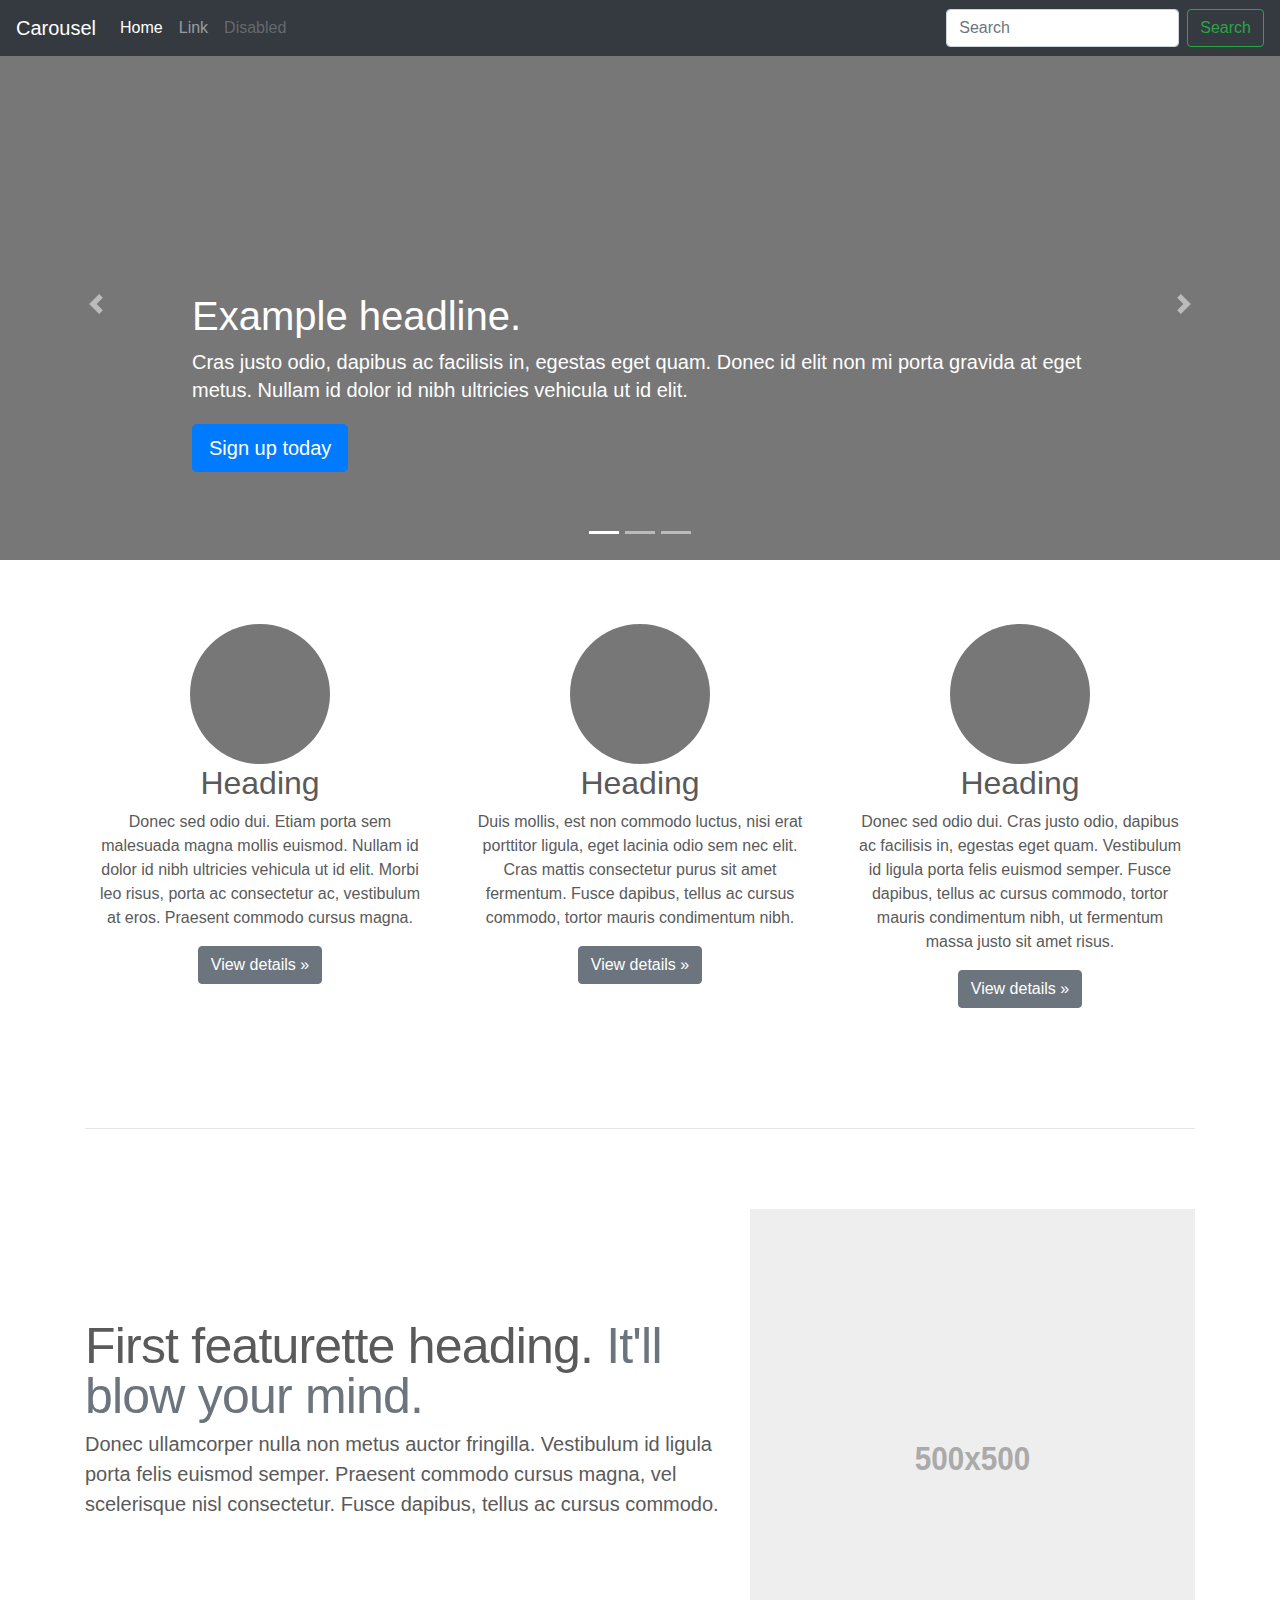
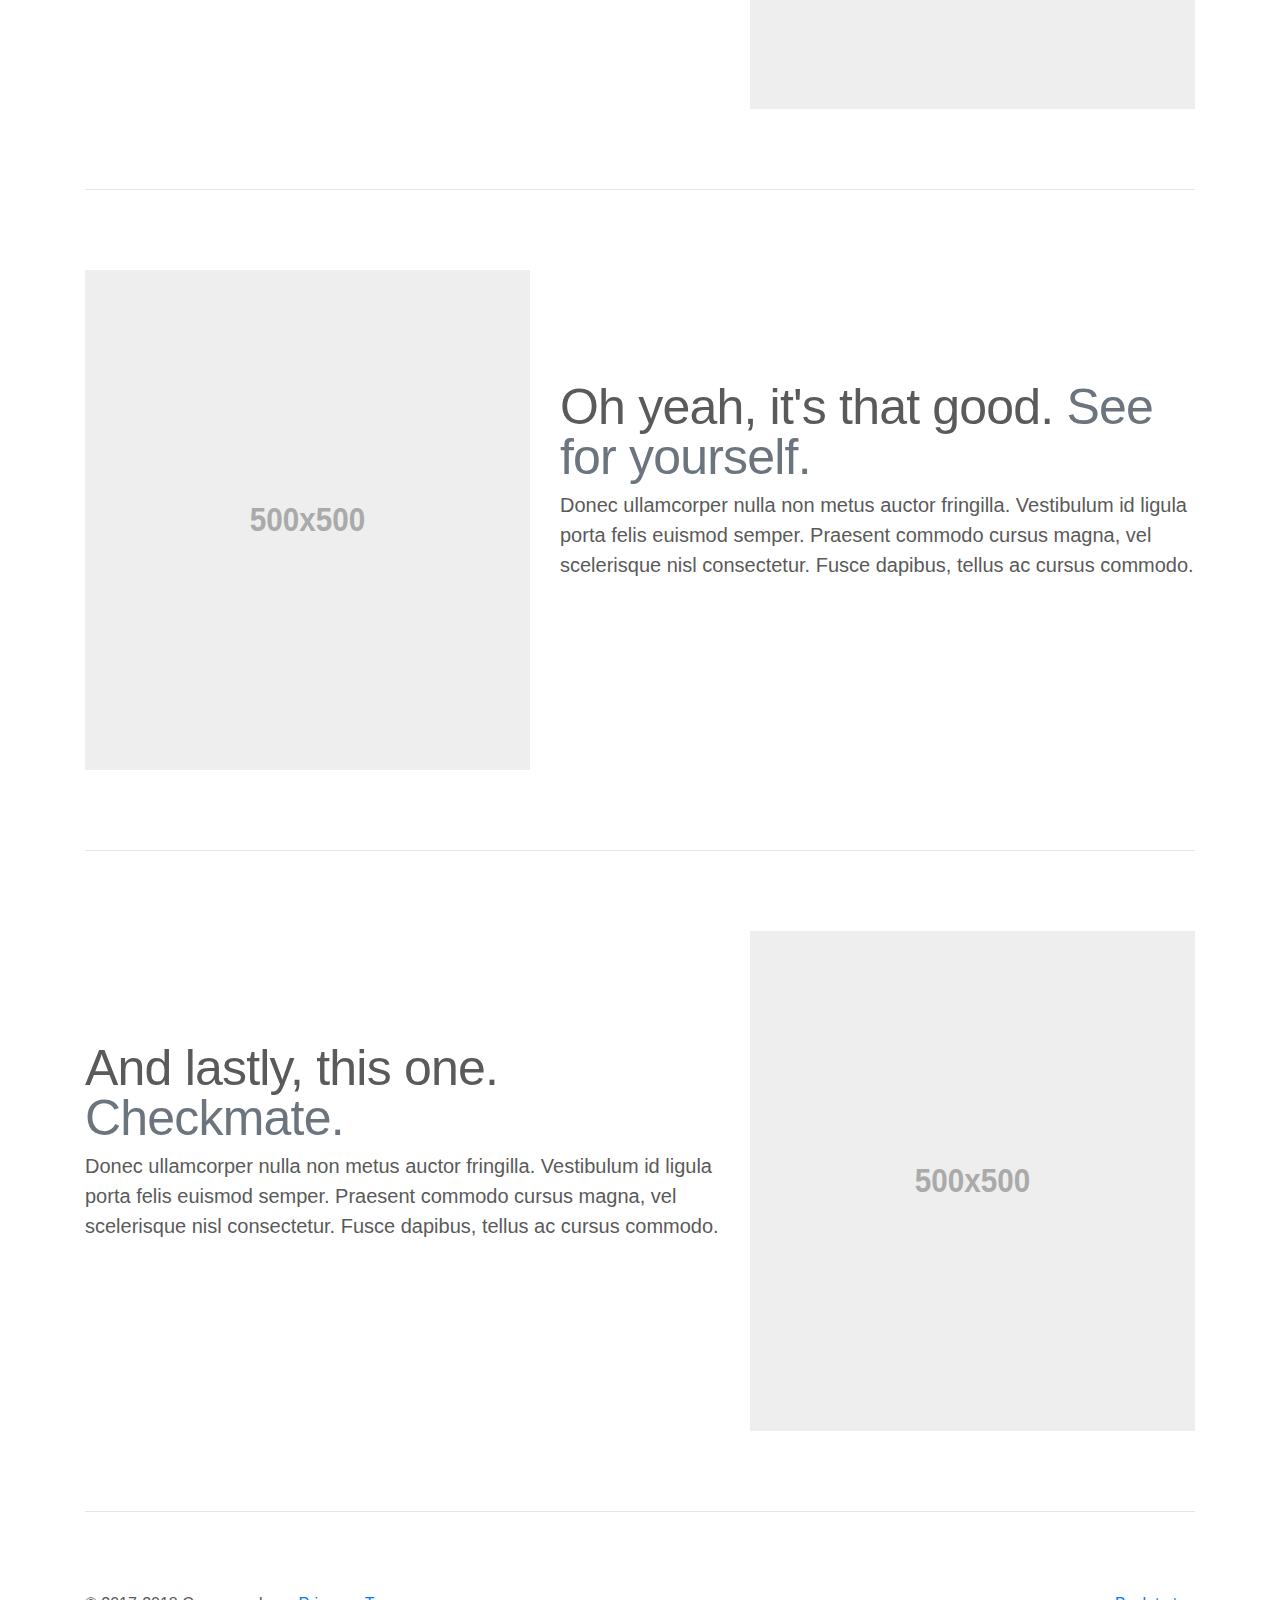
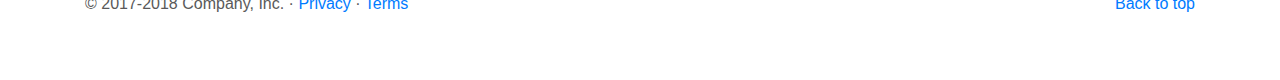
<file: bootstrap-4.0.0/docs/4.0/examples/carousel/index.html>
<!doctype html>
<html lang="en">
  <head>
    <meta charset="utf-8">
    <meta name="viewport" content="width=device-width, initial-scale=1, shrink-to-fit=no">
    <meta name="description" content="">
    <meta name="author" content="">
    <link rel="icon" href="../../../../favicon.ico">

    <title>Carousel Template for Bootstrap</title>

    <!-- Bootstrap core CSS -->
    <link href="../../../../dist/css/bootstrap.min.css" rel="stylesheet">

    <!-- Custom styles for this template -->
    <link href="carousel.css" rel="stylesheet">
  </head>
  <body>

    <header>
      <nav class="navbar navbar-expand-md navbar-dark fixed-top bg-dark">
        <a class="navbar-brand" href="#">Carousel</a>
        <button class="navbar-toggler" type="button" data-toggle="collapse" data-target="#navbarCollapse" aria-controls="navbarCollapse" aria-expanded="false" aria-label="Toggle navigation">
          <span class="navbar-toggler-icon"></span>
        </button>
        <div class="collapse navbar-collapse" id="navbarCollapse">
          <ul class="navbar-nav mr-auto">
            <li class="nav-item active">
              <a class="nav-link" href="#">Home <span class="sr-only">(current)</span></a>
            </li>
            <li class="nav-item">
              <a class="nav-link" href="#">Link</a>
            </li>
            <li class="nav-item">
              <a class="nav-link disabled" href="#">Disabled</a>
            </li>
          </ul>
          <form class="form-inline mt-2 mt-md-0">
            <input class="form-control mr-sm-2" type="text" placeholder="Search" aria-label="Search">
            <button class="btn btn-outline-success my-2 my-sm-0" type="submit">Search</button>
          </form>
        </div>
      </nav>
    </header>

    <main role="main">

      <div id="myCarousel" class="carousel slide" data-ride="carousel">
        <ol class="carousel-indicators">
          <li data-target="#myCarousel" data-slide-to="0" class="active"></li>
          <li data-target="#myCarousel" data-slide-to="1"></li>
          <li data-target="#myCarousel" data-slide-to="2"></li>
        </ol>
        <div class="carousel-inner">
          <div class="carousel-item active">
            <img class="first-slide" src="[data-uri]" alt="First slide">
            <div class="container">
              <div class="carousel-caption text-left">
                <h1>Example headline.</h1>
                <p>Cras justo odio, dapibus ac facilisis in, egestas eget quam. Donec id elit non mi porta gravida at eget metus. Nullam id dolor id nibh ultricies vehicula ut id elit.</p>
                <p><a class="btn btn-lg btn-primary" href="#" role="button">Sign up today</a></p>
              </div>
            </div>
          </div>
          <div class="carousel-item">
            <img class="second-slide" src="[data-uri]" alt="Second slide">
            <div class="container">
              <div class="carousel-caption">
                <h1>Another example headline.</h1>
                <p>Cras justo odio, dapibus ac facilisis in, egestas eget quam. Donec id elit non mi porta gravida at eget metus. Nullam id dolor id nibh ultricies vehicula ut id elit.</p>
                <p><a class="btn btn-lg btn-primary" href="#" role="button">Learn more</a></p>
              </div>
            </div>
          </div>
          <div class="carousel-item">
            <img class="third-slide" src="[data-uri]" alt="Third slide">
            <div class="container">
              <div class="carousel-caption text-right">
                <h1>One more for good measure.</h1>
                <p>Cras justo odio, dapibus ac facilisis in, egestas eget quam. Donec id elit non mi porta gravida at eget metus. Nullam id dolor id nibh ultricies vehicula ut id elit.</p>
                <p><a class="btn btn-lg btn-primary" href="#" role="button">Browse gallery</a></p>
              </div>
            </div>
          </div>
        </div>
        <a class="carousel-control-prev" href="#myCarousel" role="button" data-slide="prev">
          <span class="carousel-control-prev-icon" aria-hidden="true"></span>
          <span class="sr-only">Previous</span>
        </a>
        <a class="carousel-control-next" href="#myCarousel" role="button" data-slide="next">
          <span class="carousel-control-next-icon" aria-hidden="true"></span>
          <span class="sr-only">Next</span>
        </a>
      </div>


      <!-- Marketing messaging and featurettes
      ================================================== -->
      <!-- Wrap the rest of the page in another container to center all the content. -->

      <div class="container marketing">

        <!-- Three columns of text below the carousel -->
        <div class="row">
          <div class="col-lg-4">
            <img class="rounded-circle" src="[data-uri]" alt="Generic placeholder image" width="140" height="140">
            <h2>Heading</h2>
            <p>Donec sed odio dui. Etiam porta sem malesuada magna mollis euismod. Nullam id dolor id nibh ultricies vehicula ut id elit. Morbi leo risus, porta ac consectetur ac, vestibulum at eros. Praesent commodo cursus magna.</p>
            <p><a class="btn btn-secondary" href="#" role="button">View details &raquo;</a></p>
          </div><!-- /.col-lg-4 -->
          <div class="col-lg-4">
            <img class="rounded-circle" src="[data-uri]" alt="Generic placeholder image" width="140" height="140">
            <h2>Heading</h2>
            <p>Duis mollis, est non commodo luctus, nisi erat porttitor ligula, eget lacinia odio sem nec elit. Cras mattis consectetur purus sit amet fermentum. Fusce dapibus, tellus ac cursus commodo, tortor mauris condimentum nibh.</p>
            <p><a class="btn btn-secondary" href="#" role="button">View details &raquo;</a></p>
          </div><!-- /.col-lg-4 -->
          <div class="col-lg-4">
            <img class="rounded-circle" src="[data-uri]" alt="Generic placeholder image" width="140" height="140">
            <h2>Heading</h2>
            <p>Donec sed odio dui. Cras justo odio, dapibus ac facilisis in, egestas eget quam. Vestibulum id ligula porta felis euismod semper. Fusce dapibus, tellus ac cursus commodo, tortor mauris condimentum nibh, ut fermentum massa justo sit amet risus.</p>
            <p><a class="btn btn-secondary" href="#" role="button">View details &raquo;</a></p>
          </div><!-- /.col-lg-4 -->
        </div><!-- /.row -->


        <!-- START THE FEATURETTES -->

        <hr class="featurette-divider">

        <div class="row featurette">
          <div class="col-md-7">
            <h2 class="featurette-heading">First featurette heading. <span class="text-muted">It'll blow your mind.</span></h2>
            <p class="lead">Donec ullamcorper nulla non metus auctor fringilla. Vestibulum id ligula porta felis euismod semper. Praesent commodo cursus magna, vel scelerisque nisl consectetur. Fusce dapibus, tellus ac cursus commodo.</p>
          </div>
          <div class="col-md-5">
            <img class="featurette-image img-fluid mx-auto" data-src="holder.js/500x500/auto" alt="Generic placeholder image">
          </div>
        </div>

        <hr class="featurette-divider">

        <div class="row featurette">
          <div class="col-md-7 order-md-2">
            <h2 class="featurette-heading">Oh yeah, it's that good. <span class="text-muted">See for yourself.</span></h2>
            <p class="lead">Donec ullamcorper nulla non metus auctor fringilla. Vestibulum id ligula porta felis euismod semper. Praesent commodo cursus magna, vel scelerisque nisl consectetur. Fusce dapibus, tellus ac cursus commodo.</p>
          </div>
          <div class="col-md-5 order-md-1">
            <img class="featurette-image img-fluid mx-auto" data-src="holder.js/500x500/auto" alt="Generic placeholder image">
          </div>
        </div>

        <hr class="featurette-divider">

        <div class="row featurette">
          <div class="col-md-7">
            <h2 class="featurette-heading">And lastly, this one. <span class="text-muted">Checkmate.</span></h2>
            <p class="lead">Donec ullamcorper nulla non metus auctor fringilla. Vestibulum id ligula porta felis euismod semper. Praesent commodo cursus magna, vel scelerisque nisl consectetur. Fusce dapibus, tellus ac cursus commodo.</p>
          </div>
          <div class="col-md-5">
            <img class="featurette-image img-fluid mx-auto" data-src="holder.js/500x500/auto" alt="Generic placeholder image">
          </div>
        </div>

        <hr class="featurette-divider">

        <!-- /END THE FEATURETTES -->

      </div><!-- /.container -->


      <!-- FOOTER -->
      <footer class="container">
        <p class="float-right"><a href="#">Back to top</a></p>
        <p>&copy; 2017-2018 Company, Inc. &middot; <a href="#">Privacy</a> &middot; <a href="#">Terms</a></p>
      </footer>
    </main>

    <!-- Bootstrap core JavaScript
    ================================================== -->
    <!-- Placed at the end of the document so the pages load faster -->
    <script src="https://code.jquery.com/jquery-3.2.1.slim.min.js" integrity="sha384-KJ3o2DKtIkvYIK3UENzmM7KCkRr/rE9/Qpg6aAZGJwFDMVNA/GpGFF93hXpG5KkN" crossorigin="anonymous"></script>
    <script>window.jQuery || document.write('<script src="../../../../assets/js/vendor/jquery-slim.min.js"><\/script>')</script>
    <script src="../../../../assets/js/vendor/popper.min.js"></script>
    <script src="../../../../dist/js/bootstrap.min.js"></script>
    <!-- Just to make our placeholder images work. Don't actually copy the next line! -->
    <script src="../../../../assets/js/vendor/holder.min.js"></script>
  </body>
</html>
</file>
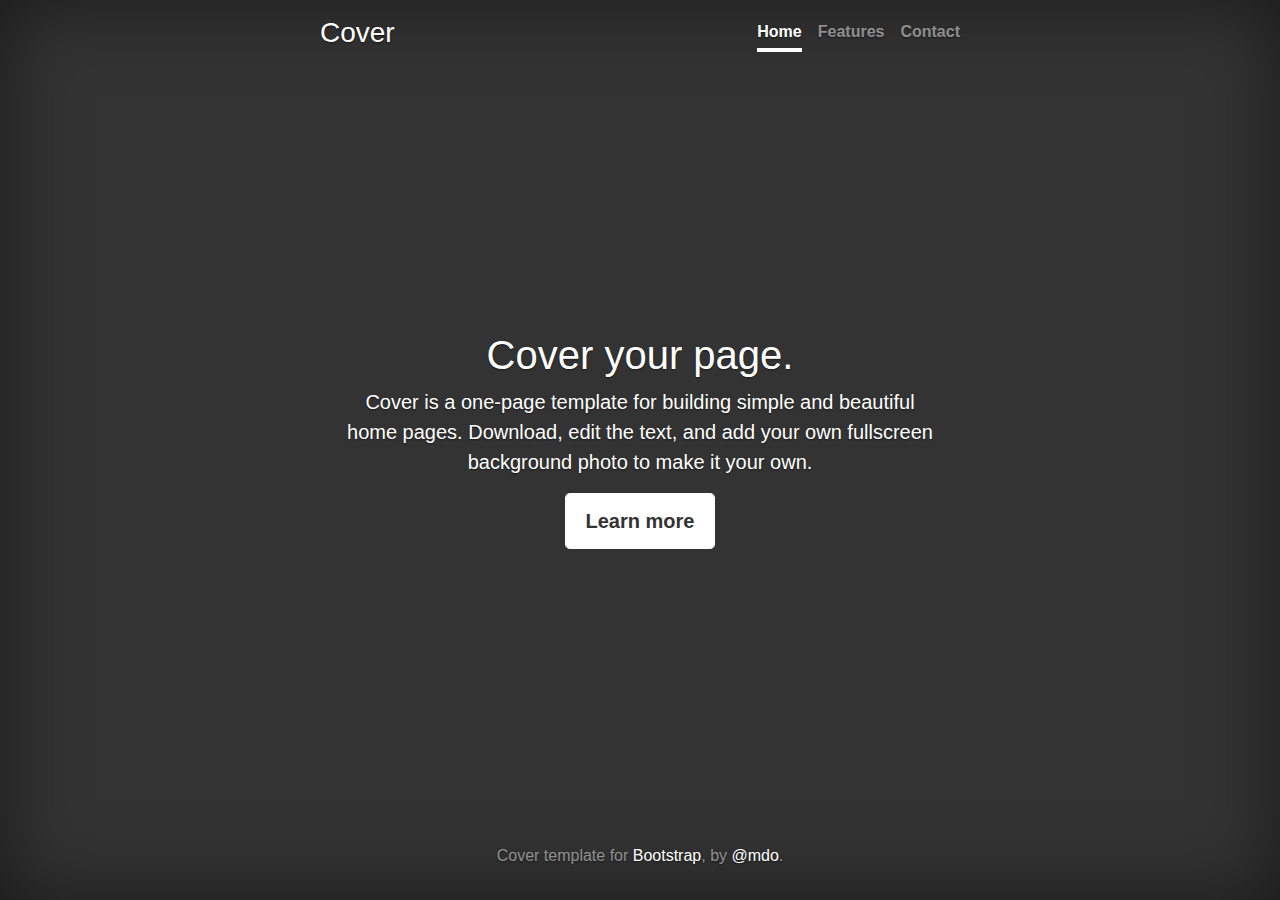
<file: bootstrap-4.0.0/docs/4.0/examples/cover/index.html>
<!doctype html>
<html lang="en">
  <head>
    <meta charset="utf-8">
    <meta name="viewport" content="width=device-width, initial-scale=1, shrink-to-fit=no">
    <meta name="description" content="">
    <meta name="author" content="">
    <link rel="icon" href="../../../../favicon.ico">

    <title>Cover Template for Bootstrap</title>

    <!-- Bootstrap core CSS -->
    <link href="../../../../dist/css/bootstrap.min.css" rel="stylesheet">

    <!-- Custom styles for this template -->
    <link href="cover.css" rel="stylesheet">
  </head>

  <body class="text-center">

    <div class="cover-container d-flex h-100 p-3 mx-auto flex-column">
      <header class="masthead mb-auto">
        <div class="inner">
          <h3 class="masthead-brand">Cover</h3>
          <nav class="nav nav-masthead justify-content-center">
            <a class="nav-link active" href="#">Home</a>
            <a class="nav-link" href="#">Features</a>
            <a class="nav-link" href="#">Contact</a>
          </nav>
        </div>
      </header>

      <main role="main" class="inner cover">
        <h1 class="cover-heading">Cover your page.</h1>
        <p class="lead">Cover is a one-page template for building simple and beautiful home pages. Download, edit the text, and add your own fullscreen background photo to make it your own.</p>
        <p class="lead">
          <a href="#" class="btn btn-lg btn-secondary">Learn more</a>
        </p>
      </main>

      <footer class="mastfoot mt-auto">
        <div class="inner">
          <p>Cover template for <a href="https://getbootstrap.com/">Bootstrap</a>, by <a href="https://twitter.com/mdo">@mdo</a>.</p>
        </div>
      </footer>
    </div>


    <!-- Bootstrap core JavaScript
    ================================================== -->
    <!-- Placed at the end of the document so the pages load faster -->
    <script src="https://code.jquery.com/jquery-3.2.1.slim.min.js" integrity="sha384-KJ3o2DKtIkvYIK3UENzmM7KCkRr/rE9/Qpg6aAZGJwFDMVNA/GpGFF93hXpG5KkN" crossorigin="anonymous"></script>
    <script>window.jQuery || document.write('<script src="../../../../assets/js/vendor/jquery-slim.min.js"><\/script>')</script>
    <script src="../../../../assets/js/vendor/popper.min.js"></script>
    <script src="../../../../dist/js/bootstrap.min.js"></script>
  </body>
</html>
</file>
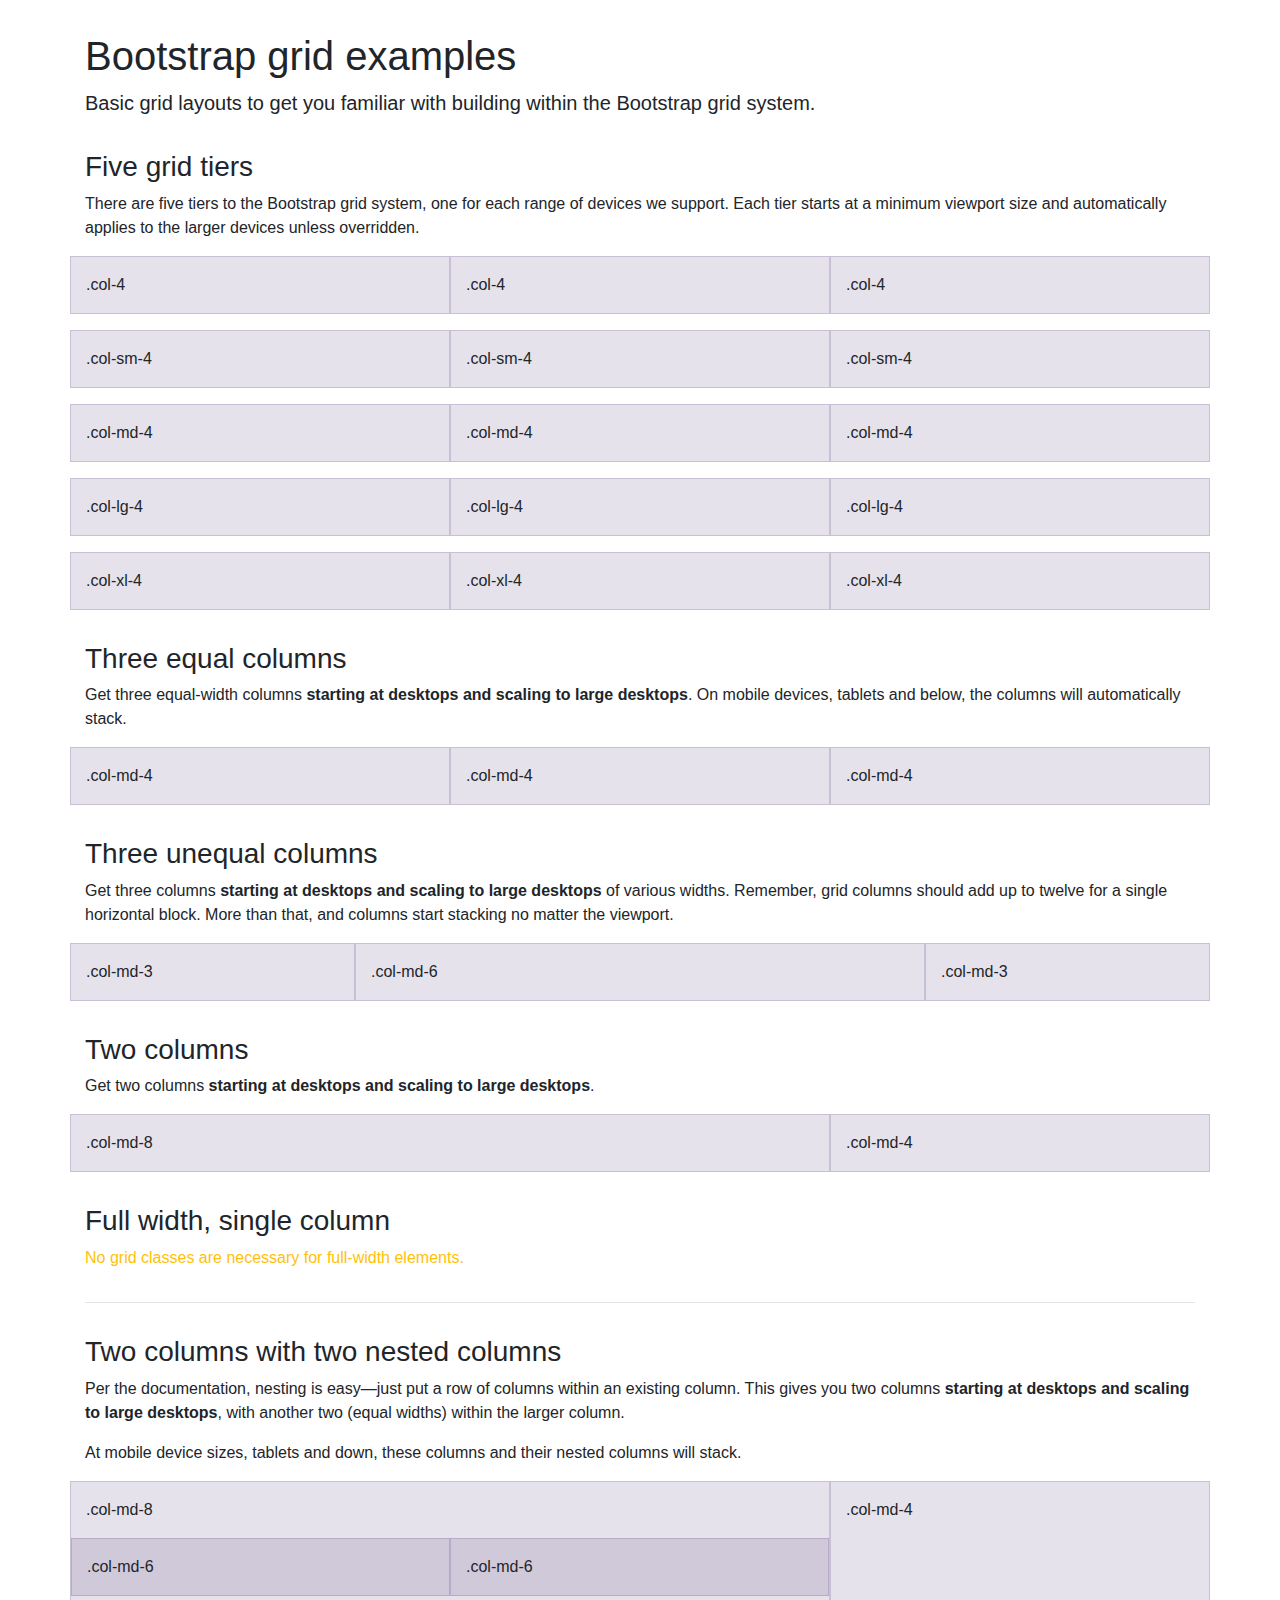
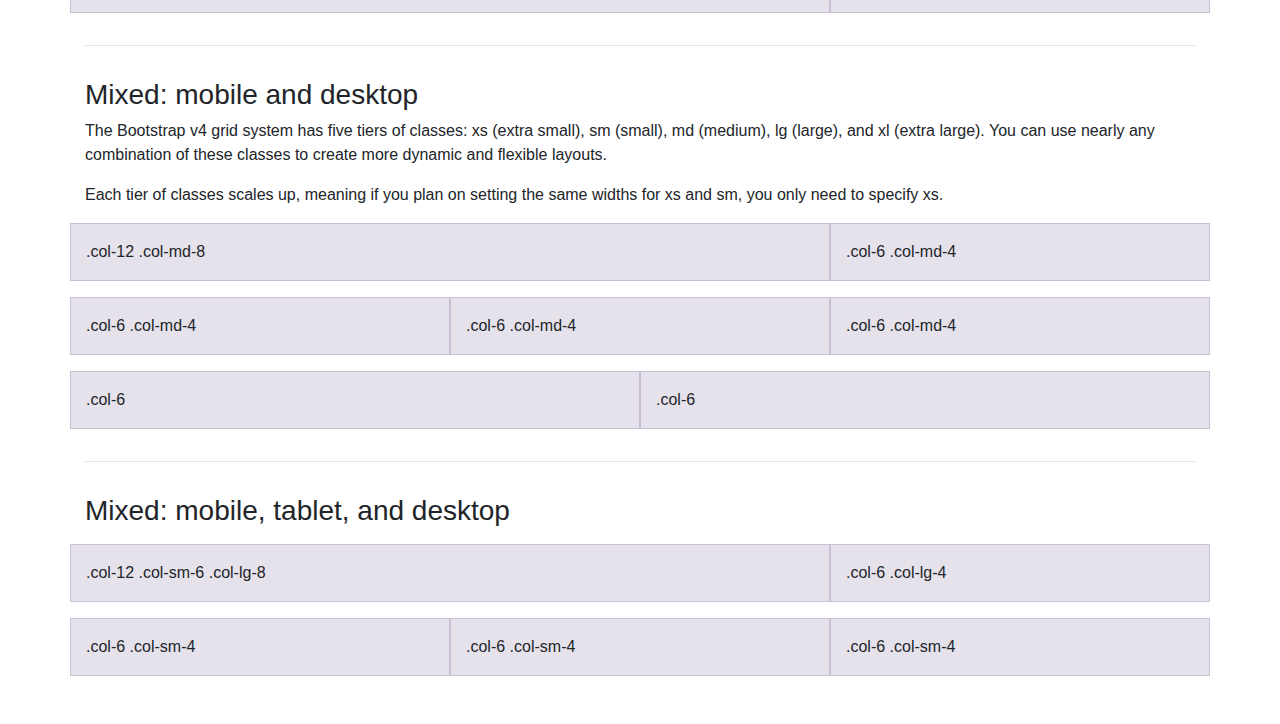
<file: bootstrap-4.0.0/docs/4.0/examples/grid/index.html>
<!doctype html>
<html lang="en">
  <head>
    <meta charset="utf-8">
    <meta name="viewport" content="width=device-width, initial-scale=1, shrink-to-fit=no">
    <meta name="description" content="">
    <meta name="author" content="">
    <link rel="icon" href="../../../../favicon.ico">

    <title>Grid Template for Bootstrap</title>

    <!-- Bootstrap core CSS -->
    <link href="../../../../dist/css/bootstrap.min.css" rel="stylesheet">

    <!-- Custom styles for this template -->
    <link href="grid.css" rel="stylesheet">
  </head>

  <body>
    <div class="container">

      <h1>Bootstrap grid examples</h1>
      <p class="lead">Basic grid layouts to get you familiar with building within the Bootstrap grid system.</p>

      <h3>Five grid tiers</h3>
      <p>There are five tiers to the Bootstrap grid system, one for each range of devices we support. Each tier starts at a minimum viewport size and automatically applies to the larger devices unless overridden.</p>

      <div class="row">
        <div class="col-4">.col-4</div>
        <div class="col-4">.col-4</div>
        <div class="col-4">.col-4</div>
      </div>

      <div class="row">
        <div class="col-sm-4">.col-sm-4</div>
        <div class="col-sm-4">.col-sm-4</div>
        <div class="col-sm-4">.col-sm-4</div>
      </div>

      <div class="row">
        <div class="col-md-4">.col-md-4</div>
        <div class="col-md-4">.col-md-4</div>
        <div class="col-md-4">.col-md-4</div>
      </div>

      <div class="row">
        <div class="col-lg-4">.col-lg-4</div>
        <div class="col-lg-4">.col-lg-4</div>
        <div class="col-lg-4">.col-lg-4</div>
      </div>

      <div class="row">
        <div class="col-xl-4">.col-xl-4</div>
        <div class="col-xl-4">.col-xl-4</div>
        <div class="col-xl-4">.col-xl-4</div>
      </div>

      <h3>Three equal columns</h3>
      <p>Get three equal-width columns <strong>starting at desktops and scaling to large desktops</strong>. On mobile devices, tablets and below, the columns will automatically stack.</p>
      <div class="row">
        <div class="col-md-4">.col-md-4</div>
        <div class="col-md-4">.col-md-4</div>
        <div class="col-md-4">.col-md-4</div>
      </div>

      <h3>Three unequal columns</h3>
      <p>Get three columns <strong>starting at desktops and scaling to large desktops</strong> of various widths. Remember, grid columns should add up to twelve for a single horizontal block. More than that, and columns start stacking no matter the viewport.</p>
      <div class="row">
        <div class="col-md-3">.col-md-3</div>
        <div class="col-md-6">.col-md-6</div>
        <div class="col-md-3">.col-md-3</div>
      </div>

      <h3>Two columns</h3>
      <p>Get two columns <strong>starting at desktops and scaling to large desktops</strong>.</p>
      <div class="row">
        <div class="col-md-8">.col-md-8</div>
        <div class="col-md-4">.col-md-4</div>
      </div>

      <h3>Full width, single column</h3>
      <p class="text-warning">No grid classes are necessary for full-width elements.</p>

      <hr>

      <h3>Two columns with two nested columns</h3>
      <p>Per the documentation, nesting is easy—just put a row of columns within an existing column. This gives you two columns <strong>starting at desktops and scaling to large desktops</strong>, with another two (equal widths) within the larger column.</p>
      <p>At mobile device sizes, tablets and down, these columns and their nested columns will stack.</p>
      <div class="row">
        <div class="col-md-8">
          .col-md-8
          <div class="row">
            <div class="col-md-6">.col-md-6</div>
            <div class="col-md-6">.col-md-6</div>
          </div>
        </div>
        <div class="col-md-4">.col-md-4</div>
      </div>

      <hr>

      <h3>Mixed: mobile and desktop</h3>
      <p>The Bootstrap v4 grid system has five tiers of classes: xs (extra small), sm (small), md (medium), lg (large), and xl (extra large). You can use nearly any combination of these classes to create more dynamic and flexible layouts.</p>
      <p>Each tier of classes scales up, meaning if you plan on setting the same widths for xs and sm, you only need to specify xs.</p>
      <div class="row">
        <div class="col-12 col-md-8">.col-12 .col-md-8</div>
        <div class="col-6 col-md-4">.col-6 .col-md-4</div>
      </div>
      <div class="row">
        <div class="col-6 col-md-4">.col-6 .col-md-4</div>
        <div class="col-6 col-md-4">.col-6 .col-md-4</div>
        <div class="col-6 col-md-4">.col-6 .col-md-4</div>
      </div>
      <div class="row">
        <div class="col-6">.col-6</div>
        <div class="col-6">.col-6</div>
      </div>

      <hr>

      <h3>Mixed: mobile, tablet, and desktop</h3>
      <p></p>
      <div class="row">
        <div class="col-12 col-sm-6 col-lg-8">.col-12 .col-sm-6 .col-lg-8</div>
        <div class="col-6 col-lg-4">.col-6 .col-lg-4</div>
      </div>
      <div class="row">
        <div class="col-6 col-sm-4">.col-6 .col-sm-4</div>
        <div class="col-6 col-sm-4">.col-6 .col-sm-4</div>
        <div class="col-6 col-sm-4">.col-6 .col-sm-4</div>
      </div>

    </div> <!-- /container -->
  </body>
</html>
</file>
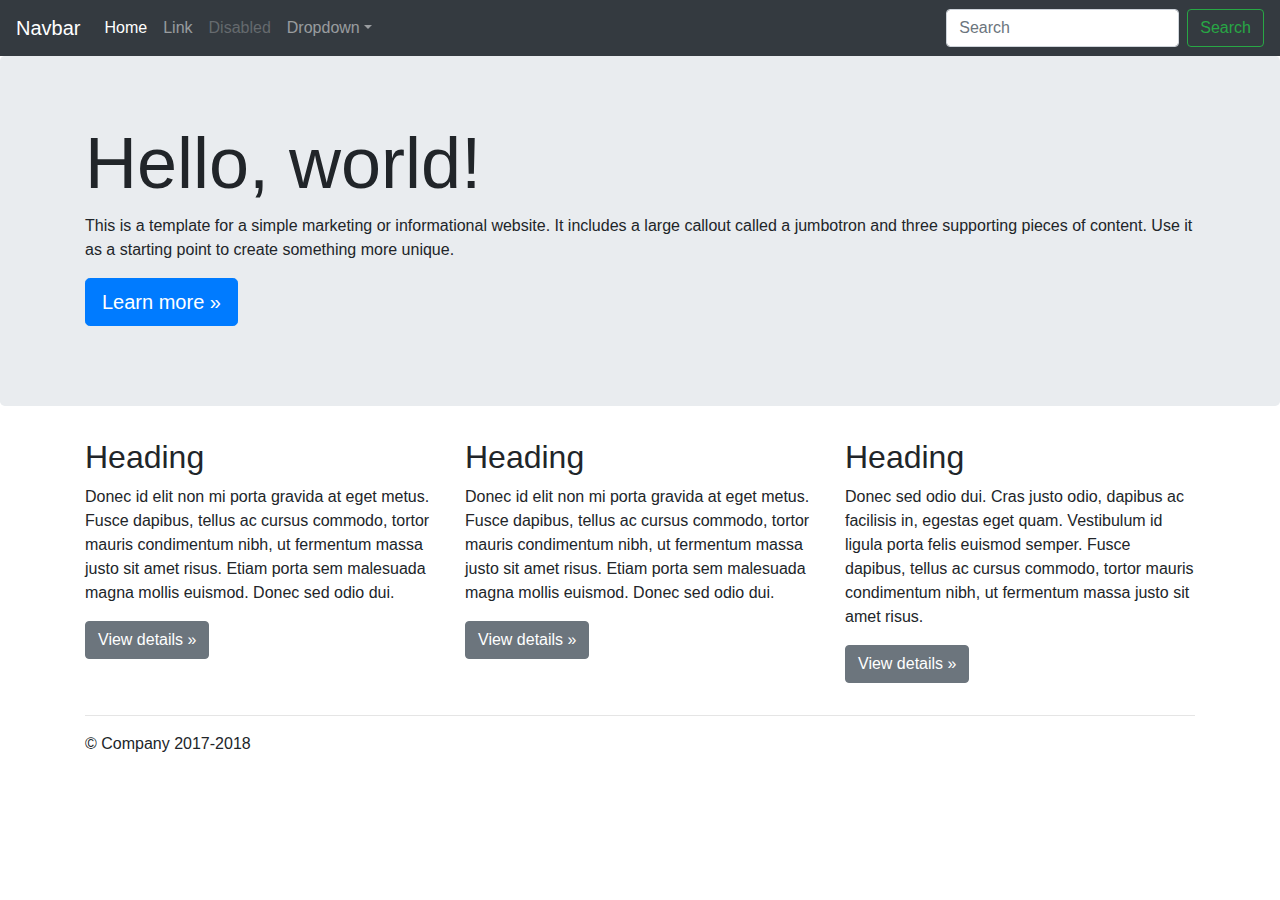
<file: bootstrap-4.0.0/docs/4.0/examples/jumbotron/index.html>
<!doctype html>
<html lang="en">
  <head>
    <meta charset="utf-8">
    <meta name="viewport" content="width=device-width, initial-scale=1, shrink-to-fit=no">
    <meta name="description" content="">
    <meta name="author" content="">
    <link rel="icon" href="../../../../favicon.ico">

    <title>Jumbotron Template for Bootstrap</title>

    <!-- Bootstrap core CSS -->
    <link href="../../../../dist/css/bootstrap.min.css" rel="stylesheet">

    <!-- Custom styles for this template -->
    <link href="jumbotron.css" rel="stylesheet">
  </head>

  <body>

    <nav class="navbar navbar-expand-md navbar-dark fixed-top bg-dark">
      <a class="navbar-brand" href="#">Navbar</a>
      <button class="navbar-toggler" type="button" data-toggle="collapse" data-target="#navbarsExampleDefault" aria-controls="navbarsExampleDefault" aria-expanded="false" aria-label="Toggle navigation">
        <span class="navbar-toggler-icon"></span>
      </button>

      <div class="collapse navbar-collapse" id="navbarsExampleDefault">
        <ul class="navbar-nav mr-auto">
          <li class="nav-item active">
            <a class="nav-link" href="#">Home <span class="sr-only">(current)</span></a>
          </li>
          <li class="nav-item">
            <a class="nav-link" href="#">Link</a>
          </li>
          <li class="nav-item">
            <a class="nav-link disabled" href="#">Disabled</a>
          </li>
          <li class="nav-item dropdown">
            <a class="nav-link dropdown-toggle" href="http://example.com" id="dropdown01" data-toggle="dropdown" aria-haspopup="true" aria-expanded="false">Dropdown</a>
            <div class="dropdown-menu" aria-labelledby="dropdown01">
              <a class="dropdown-item" href="#">Action</a>
              <a class="dropdown-item" href="#">Another action</a>
              <a class="dropdown-item" href="#">Something else here</a>
            </div>
          </li>
        </ul>
        <form class="form-inline my-2 my-lg-0">
          <input class="form-control mr-sm-2" type="text" placeholder="Search" aria-label="Search">
          <button class="btn btn-outline-success my-2 my-sm-0" type="submit">Search</button>
        </form>
      </div>
    </nav>

    <main role="main">

      <!-- Main jumbotron for a primary marketing message or call to action -->
      <div class="jumbotron">
        <div class="container">
          <h1 class="display-3">Hello, world!</h1>
          <p>This is a template for a simple marketing or informational website. It includes a large callout called a jumbotron and three supporting pieces of content. Use it as a starting point to create something more unique.</p>
          <p><a class="btn btn-primary btn-lg" href="#" role="button">Learn more &raquo;</a></p>
        </div>
      </div>

      <div class="container">
        <!-- Example row of columns -->
        <div class="row">
          <div class="col-md-4">
            <h2>Heading</h2>
            <p>Donec id elit non mi porta gravida at eget metus. Fusce dapibus, tellus ac cursus commodo, tortor mauris condimentum nibh, ut fermentum massa justo sit amet risus. Etiam porta sem malesuada magna mollis euismod. Donec sed odio dui. </p>
            <p><a class="btn btn-secondary" href="#" role="button">View details &raquo;</a></p>
          </div>
          <div class="col-md-4">
            <h2>Heading</h2>
            <p>Donec id elit non mi porta gravida at eget metus. Fusce dapibus, tellus ac cursus commodo, tortor mauris condimentum nibh, ut fermentum massa justo sit amet risus. Etiam porta sem malesuada magna mollis euismod. Donec sed odio dui. </p>
            <p><a class="btn btn-secondary" href="#" role="button">View details &raquo;</a></p>
          </div>
          <div class="col-md-4">
            <h2>Heading</h2>
            <p>Donec sed odio dui. Cras justo odio, dapibus ac facilisis in, egestas eget quam. Vestibulum id ligula porta felis euismod semper. Fusce dapibus, tellus ac cursus commodo, tortor mauris condimentum nibh, ut fermentum massa justo sit amet risus.</p>
            <p><a class="btn btn-secondary" href="#" role="button">View details &raquo;</a></p>
          </div>
        </div>

        <hr>

      </div> <!-- /container -->

    </main>

    <footer class="container">
      <p>&copy; Company 2017-2018</p>
    </footer>

    <!-- Bootstrap core JavaScript
    ================================================== -->
    <!-- Placed at the end of the document so the pages load faster -->
    <script src="https://code.jquery.com/jquery-3.2.1.slim.min.js" integrity="sha384-KJ3o2DKtIkvYIK3UENzmM7KCkRr/rE9/Qpg6aAZGJwFDMVNA/GpGFF93hXpG5KkN" crossorigin="anonymous"></script>
    <script>window.jQuery || document.write('<script src="../../../../assets/js/vendor/jquery-slim.min.js"><\/script>')</script>
    <script src="../../../../assets/js/vendor/popper.min.js"></script>
    <script src="../../../../dist/js/bootstrap.min.js"></script>
  </body>
</html>
</file>
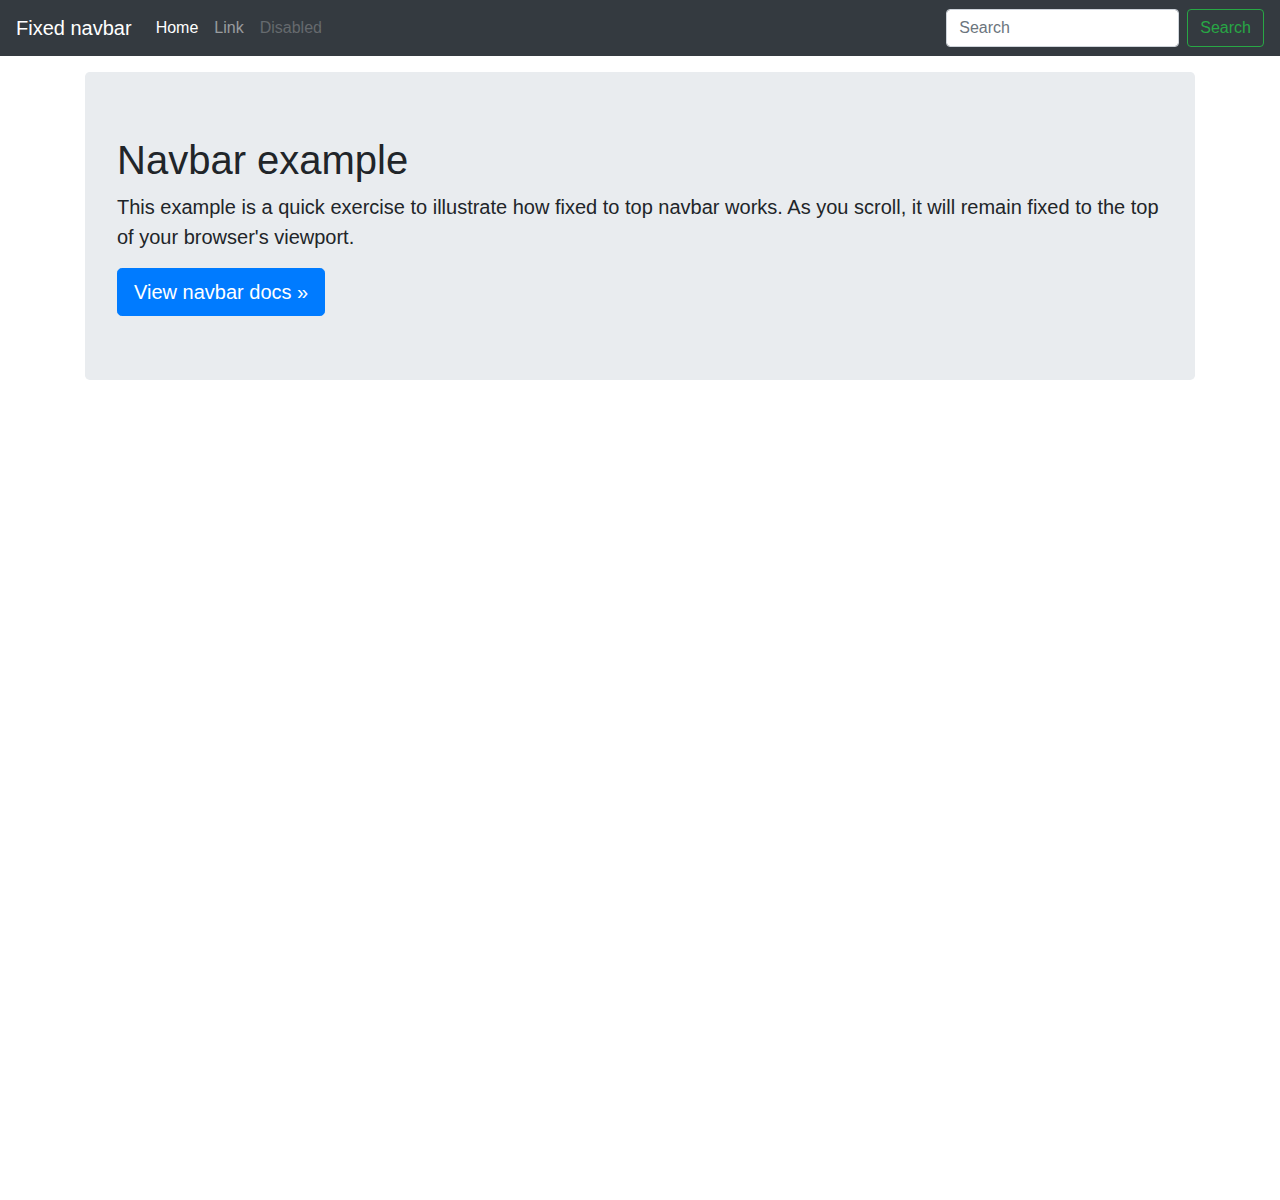
<file: bootstrap-4.0.0/docs/4.0/examples/navbar-fixed/index.html>
<!doctype html>
<html lang="en">
  <head>
    <meta charset="utf-8">
    <meta name="viewport" content="width=device-width, initial-scale=1, shrink-to-fit=no">
    <meta name="description" content="">
    <meta name="author" content="">
    <link rel="icon" href="../../../../favicon.ico">

    <title>Fixed top navbar example for Bootstrap</title>

    <!-- Bootstrap core CSS -->
    <link href="../../../../dist/css/bootstrap.min.css" rel="stylesheet">

    <!-- Custom styles for this template -->
    <link href="navbar-top-fixed.css" rel="stylesheet">
  </head>

  <body>

    <nav class="navbar navbar-expand-md navbar-dark fixed-top bg-dark">
      <a class="navbar-brand" href="#">Fixed navbar</a>
      <button class="navbar-toggler" type="button" data-toggle="collapse" data-target="#navbarCollapse" aria-controls="navbarCollapse" aria-expanded="false" aria-label="Toggle navigation">
        <span class="navbar-toggler-icon"></span>
      </button>
      <div class="collapse navbar-collapse" id="navbarCollapse">
        <ul class="navbar-nav mr-auto">
          <li class="nav-item active">
            <a class="nav-link" href="#">Home <span class="sr-only">(current)</span></a>
          </li>
          <li class="nav-item">
            <a class="nav-link" href="#">Link</a>
          </li>
          <li class="nav-item">
            <a class="nav-link disabled" href="#">Disabled</a>
          </li>
        </ul>
        <form class="form-inline mt-2 mt-md-0">
          <input class="form-control mr-sm-2" type="text" placeholder="Search" aria-label="Search">
          <button class="btn btn-outline-success my-2 my-sm-0" type="submit">Search</button>
        </form>
      </div>
    </nav>

    <main role="main" class="container">
      <div class="jumbotron">
        <h1>Navbar example</h1>
        <p class="lead">This example is a quick exercise to illustrate how fixed to top navbar works. As you scroll, it will remain fixed to the top of your browser's viewport.</p>
        <a class="btn btn-lg btn-primary" href="../../components/navbar/" role="button">View navbar docs &raquo;</a>
      </div>
    </main>

    <!-- Bootstrap core JavaScript
    ================================================== -->
    <!-- Placed at the end of the document so the pages load faster -->
    <script src="https://code.jquery.com/jquery-3.2.1.slim.min.js" integrity="sha384-KJ3o2DKtIkvYIK3UENzmM7KCkRr/rE9/Qpg6aAZGJwFDMVNA/GpGFF93hXpG5KkN" crossorigin="anonymous"></script>
    <script>window.jQuery || document.write('<script src="../../../../assets/js/vendor/jquery-slim.min.js"><\/script>')</script>
    <script src="../../../../assets/js/vendor/popper.min.js"></script>
    <script src="../../../../dist/js/bootstrap.min.js"></script>
  </body>
</html>
</file>
<file: css/style.css>
#push1{height: 2vh;}      
#push1p5{height: 3.5vh;}
#push2{height: 5vh;}
#push3{height: 10vh;}
#push4{height: 15vh;}

#push-left-1{width: 2vw;}
#push-left-3{width: 5vw;}
#push-left-4{width: 10vw}
#push-left-5{width: 15vw;}

html{overflow-x: hidden;}
.background-counter{
  border-radius: 15px;
  background-color: #87D37C;
  height: 20vh;
  width: 200px;

  display:inline-block;
  margin: 0 auto;
  position:relative;
  text-align:center;
}
.caption{
  display: block;
  color:white;
  font-weight: 600;
  font-size: 25px;
  position: absolute;
  top: 22vh;
  margin: 0 auto;
}
.current_stats{
  position: relative
  background-color: rgba(0, 0, 0, 0.7);
  left:0;
  padding:0px;
  height:35vh;
  width: 100vw;

  margin-left: 0;
}
.current_stats h1{
  color: white;
}
.parallax{
  /* The image used */

  background-image: url("../imgs/ks_logo_vertical_WITH_TAG-BlackBG.png");
  background-size: 100vw;

  /* Set a specific height */
  height: 100vh;
  z-index:-999999;
  margin: 0px;
  padding: 0px;

  /* Create the parallax scrolling effect */
  background-attachment: fixed;
  background-position: center;
  background-repeat: no-repeat;
}
.parallax-img{
  width:100%;-ms-transform: rotate(7deg); /* IE 9 */
  -webkit-transform: rotate(7deg); /* Chrome, Safari, Opera */
  transform: rotate(45deg); 
}
.text {
  left: 0;
  position:absolute;
  text-align:center;
  top: 20%;
  width: 100%;
  z-index: 100;

  color: white;
  font-weight: 600;
}
.text-black {
  left: 2%;
  position:absolute;
  text-align:center;
  top:15%;
  width: 100%;

  color: white;
  font-weight: 600;
}
</file>
<file: bootstrap-4.0.0/docs/4.0/examples/album/album.css>
:root {
  --jumbotron-padding-y: 3rem;
}

.jumbotron {
  padding-top: var(--jumbotron-padding-y);
  padding-bottom: var(--jumbotron-padding-y);
  margin-bottom: 0;
  background-color: #fff;
}
@media (min-width: 768px) {
  .jumbotron {
    padding-top: calc(var(--jumbotron-padding-y) * 2);
    padding-bottom: calc(var(--jumbotron-padding-y) * 2);
  }
}

.jumbotron p:last-child {
  margin-bottom: 0;
}

.jumbotron-heading {
  font-weight: 300;
}

.jumbotron .container {
  max-width: 40rem;
}

footer {
  padding-top: 3rem;
  padding-bottom: 3rem;
}

footer p {
  margin-bottom: .25rem;
}

.box-shadow { box-shadow: 0 .25rem .75rem rgba(0, 0, 0, .05); }
</file>
<file: bootstrap-4.0.0/docs/4.0/examples/blog/blog.css>
/* stylelint-disable selector-list-comma-newline-after */

.blog-header {
  line-height: 1;
  border-bottom: 1px solid #e5e5e5;
}

.blog-header-logo {
  font-family: "Playfair Display", Georgia, "Times New Roman", serif;
  font-size: 2.25rem;
}

.blog-header-logo:hover {
  text-decoration: none;
}

h1, h2, h3, h4, h5, h6 {
  font-family: "Playfair Display", Georgia, "Times New Roman", serif;
}

.display-4 {
  font-size: 2.5rem;
}
@media (min-width: 768px) {
  .display-4 {
    font-size: 3rem;
  }
}

.nav-scroller {
  position: relative;
  z-index: 2;
  height: 2.75rem;
  overflow-y: hidden;
}

.nav-scroller .nav {
  display: -webkit-box;
  display: -ms-flexbox;
  display: flex;
  -ms-flex-wrap: nowrap;
  flex-wrap: nowrap;
  padding-bottom: 1rem;
  margin-top: -1px;
  overflow-x: auto;
  text-align: center;
  white-space: nowrap;
  -webkit-overflow-scrolling: touch;
}

.nav-scroller .nav-link {
  padding-top: .75rem;
  padding-bottom: .75rem;
  font-size: .875rem;
}

.card-img-right {
  height: 100%;
  border-radius: 0 3px 3px 0;
}

.flex-auto {
  -ms-flex: 0 0 auto;
  -webkit-box-flex: 0;
  flex: 0 0 auto;
}

.h-250 { height: 250px; }
@media (min-width: 768px) {
  .h-md-250 { height: 250px; }
}

.border-top { border-top: 1px solid #e5e5e5; }
.border-bottom { border-bottom: 1px solid #e5e5e5; }

.box-shadow { box-shadow: 0 .25rem .75rem rgba(0, 0, 0, .05); }

/*
 * Blog name and description
 */
.blog-title {
  margin-bottom: 0;
  font-size: 2rem;
  font-weight: 400;
}
.blog-description {
  font-size: 1.1rem;
  color: #999;
}

@media (min-width: 40em) {
  .blog-title {
    font-size: 3.5rem;
  }
}

/* Pagination */
.blog-pagination {
  margin-bottom: 4rem;
}
.blog-pagination > .btn {
  border-radius: 2rem;
}

/*
 * Blog posts
 */
.blog-post {
  margin-bottom: 4rem;
}
.blog-post-title {
  margin-bottom: .25rem;
  font-size: 2.5rem;
}
.blog-post-meta {
  margin-bottom: 1.25rem;
  color: #999;
}

/*
 * Footer
 */
.blog-footer {
  padding: 2.5rem 0;
  color: #999;
  text-align: center;
  background-color: #f9f9f9;
  border-top: .05rem solid #e5e5e5;
}
.blog-footer p:last-child {
  margin-bottom: 0;
}
</file>
<file: bootstrap-4.0.0/docs/4.0/examples/carousel/carousel.css>
/* GLOBAL STYLES
-------------------------------------------------- */
/* Padding below the footer and lighter body text */

body {
  padding-top: 3rem;
  padding-bottom: 3rem;
  color: #5a5a5a;
}


/* CUSTOMIZE THE CAROUSEL
-------------------------------------------------- */

/* Carousel base class */
.carousel {
  margin-bottom: 4rem;
}
/* Since positioning the image, we need to help out the caption */
.carousel-caption {
  bottom: 3rem;
  z-index: 10;
}

/* Declare heights because of positioning of img element */
.carousel-item {
  height: 32rem;
  background-color: #777;
}
.carousel-item > img {
  position: absolute;
  top: 0;
  left: 0;
  min-width: 100%;
  height: 32rem;
}


/* MARKETING CONTENT
-------------------------------------------------- */

/* Center align the text within the three columns below the carousel */
.marketing .col-lg-4 {
  margin-bottom: 1.5rem;
  text-align: center;
}
.marketing h2 {
  font-weight: 400;
}
.marketing .col-lg-4 p {
  margin-right: .75rem;
  margin-left: .75rem;
}


/* Featurettes
------------------------- */

.featurette-divider {
  margin: 5rem 0; /* Space out the Bootstrap <hr> more */
}

/* Thin out the marketing headings */
.featurette-heading {
  font-weight: 300;
  line-height: 1;
  letter-spacing: -.05rem;
}


/* RESPONSIVE CSS
-------------------------------------------------- */

@media (min-width: 40em) {
  /* Bump up size of carousel content */
  .carousel-caption p {
    margin-bottom: 1.25rem;
    font-size: 1.25rem;
    line-height: 1.4;
  }

  .featurette-heading {
    font-size: 50px;
  }
}

@media (min-width: 62em) {
  .featurette-heading {
    margin-top: 7rem;
  }
}
</file>
<file: bootstrap-4.0.0/docs/4.0/examples/cover/cover.css>
/*
 * Globals
 */

/* Links */
a,
a:focus,
a:hover {
  color: #fff;
}

/* Custom default button */
.btn-secondary,
.btn-secondary:hover,
.btn-secondary:focus {
  color: #333;
  text-shadow: none; /* Prevent inheritance from `body` */
  background-color: #fff;
  border: .05rem solid #fff;
}


/*
 * Base structure
 */

html,
body {
  height: 100%;
  background-color: #333;
}

body {
  display: -ms-flexbox;
  display: -webkit-box;
  display: flex;
  -ms-flex-pack: center;
  -webkit-box-pack: center;
  justify-content: center;
  color: #fff;
  text-shadow: 0 .05rem .1rem rgba(0, 0, 0, .5);
  box-shadow: inset 0 0 5rem rgba(0, 0, 0, .5);
}

.cover-container {
  max-width: 42em;
}


/*
 * Header
 */
.masthead {
  margin-bottom: 2rem;
}

.masthead-brand {
  margin-bottom: 0;
}

.nav-masthead .nav-link {
  padding: .25rem 0;
  font-weight: 700;
  color: rgba(255, 255, 255, .5);
  background-color: transparent;
  border-bottom: .25rem solid transparent;
}

.nav-masthead .nav-link:hover,
.nav-masthead .nav-link:focus {
  border-bottom-color: rgba(255, 255, 255, .25);
}

.nav-masthead .nav-link + .nav-link {
  margin-left: 1rem;
}

.nav-masthead .active {
  color: #fff;
  border-bottom-color: #fff;
}

@media (min-width: 48em) {
  .masthead-brand {
    float: left;
  }
  .nav-masthead {
    float: right;
  }
}


/*
 * Cover
 */
.cover {
  padding: 0 1.5rem;
}
.cover .btn-lg {
  padding: .75rem 1.25rem;
  font-weight: 700;
}


/*
 * Footer
 */
.mastfoot {
  color: rgba(255, 255, 255, .5);
}
</file>
<file: bootstrap-4.0.0/docs/4.0/examples/grid/grid.css>
body {
  padding-top: 2rem;
  padding-bottom: 2rem;
}

h3 {
  margin-top: 2rem;
}

.row {
  margin-bottom: 1rem;
}
.row .row {
  margin-top: 1rem;
  margin-bottom: 0;
}
[class*="col-"] {
  padding-top: 1rem;
  padding-bottom: 1rem;
  background-color: rgba(86, 61, 124, .15);
  border: 1px solid rgba(86, 61, 124, .2);
}

hr {
  margin-top: 2rem;
  margin-bottom: 2rem;
}
</file>
<file: bootstrap-4.0.0/docs/4.0/examples/jumbotron/jumbotron.css>
/* Move down content because we have a fixed navbar that is 3.5rem tall */
body {
  padding-top: 3.5rem;
}
</file>
<file: bootstrap-4.0.0/docs/4.0/examples/navbar-fixed/navbar-top-fixed.css>
/* Show it is fixed to the top */
body {
  min-height: 75rem;
  padding-top: 4.5rem;
}
</file>
<file: bootstrap-4.0.0/js/tests/vendor/qunit.css>
/*!
 * QUnit 2.4.1
 * https://qunitjs.com/
 *
 * Copyright jQuery Foundation and other contributors
 * Released under the MIT license
 * https://jquery.org/license
 *
 * Date: 2017-10-22T05:12Z
 */

/** Font Family and Sizes */

#qunit-tests, #qunit-header, #qunit-banner, #qunit-testrunner-toolbar, #qunit-filteredTest, #qunit-userAgent, #qunit-testresult {
	font-family: "Helvetica Neue Light", "HelveticaNeue-Light", "Helvetica Neue", Calibri, Helvetica, Arial, sans-serif;
}

#qunit-testrunner-toolbar, #qunit-filteredTest, #qunit-userAgent, #qunit-testresult, #qunit-tests li { font-size: small; }
#qunit-tests { font-size: smaller; }


/** Resets */

#qunit-tests, #qunit-header, #qunit-banner, #qunit-filteredTest, #qunit-userAgent, #qunit-testresult, #qunit-modulefilter {
	margin: 0;
	padding: 0;
}


/** Header (excluding toolbar) */

#qunit-header {
	padding: 0.5em 0 0.5em 1em;

	color: #8699A4;
	background-color: #0D3349;

	font-size: 1.5em;
	line-height: 1em;
	font-weight: 400;

	border-radius: 5px 5px 0 0;
}

#qunit-header a {
	text-decoration: none;
	color: #C2CCD1;
}

#qunit-header a:hover,
#qunit-header a:focus {
	color: #FFF;
}

#qunit-banner {
	height: 5px;
}

#qunit-filteredTest {
	padding: 0.5em 1em 0.5em 1em;
	color: #366097;
	background-color: #F4FF77;
}

#qunit-userAgent {
	padding: 0.5em 1em 0.5em 1em;
	color: #FFF;
	background-color: #2B81AF;
	text-shadow: rgba(0, 0, 0, 0.5) 2px 2px 1px;
}


/** Toolbar */

#qunit-testrunner-toolbar {
	padding: 0.5em 1em 0.5em 1em;
	color: #5E740B;
	background-color: #EEE;
}

#qunit-testrunner-toolbar .clearfix {
	height: 0;
	clear: both;
}

#qunit-testrunner-toolbar label {
	display: inline-block;
}

#qunit-testrunner-toolbar input[type=checkbox],
#qunit-testrunner-toolbar input[type=radio] {
	margin: 3px;
	vertical-align: -2px;
}

#qunit-testrunner-toolbar input[type=text] {
	box-sizing: border-box;
	height: 1.6em;
}

.qunit-url-config,
.qunit-filter,
#qunit-modulefilter {
	display: inline-block;
	line-height: 2.1em;
}

.qunit-filter,
#qunit-modulefilter {
	float: right;
	position: relative;
	margin-left: 1em;
}

.qunit-url-config label {
	margin-right: 0.5em;
}

#qunit-modulefilter-search {
	box-sizing: border-box;
	width: 400px;
}

#qunit-modulefilter-search-container:after {
	position: absolute;
	right: 0.3em;
	content: "\25bc";
	color: black;
}

#qunit-modulefilter-dropdown {
	/* align with #qunit-modulefilter-search */
	box-sizing: border-box;
	width: 400px;
	position: absolute;
	right: 0;
	top: 50%;
	margin-top: 0.8em;

	border: 1px solid #D3D3D3;
	border-top: none;
	border-radius: 0 0 .25em .25em;
	color: #000;
	background-color: #F5F5F5;
	z-index: 99;
}

#qunit-modulefilter-dropdown a {
	color: inherit;
	text-decoration: none;
}

#qunit-modulefilter-dropdown .clickable.checked {
	font-weight: bold;
	color: #000;
	background-color: #D2E0E6;
}

#qunit-modulefilter-dropdown .clickable:hover {
	color: #FFF;
	background-color: #0D3349;
}

#qunit-modulefilter-actions {
	display: block;
	overflow: auto;

	/* align with #qunit-modulefilter-dropdown-list */
	font: smaller/1.5em sans-serif;
}

#qunit-modulefilter-dropdown #qunit-modulefilter-actions > * {
	box-sizing: border-box;
	max-height: 2.8em;
	display: block;
	padding: 0.4em;
}

#qunit-modulefilter-dropdown #qunit-modulefilter-actions > button {
	float: right;
	font: inherit;
}

#qunit-modulefilter-dropdown #qunit-modulefilter-actions > :last-child {
	/* insert padding to align with checkbox margins */
	padding-left: 3px;
}

#qunit-modulefilter-dropdown-list {
	max-height: 200px;
	overflow-y: auto;
	margin: 0;
	border-top: 2px groove threedhighlight;
	padding: 0.4em 0 0;
	font: smaller/1.5em sans-serif;
}

#qunit-modulefilter-dropdown-list li {
	white-space: nowrap;
	overflow: hidden;
	text-overflow: ellipsis;
}

#qunit-modulefilter-dropdown-list .clickable {
	display: block;
	padding-left: 0.15em;
}


/** Tests: Pass/Fail */

#qunit-tests {
	list-style-position: inside;
}

#qunit-tests li {
	padding: 0.4em 1em 0.4em 1em;
	border-bottom: 1px solid #FFF;
	list-style-position: inside;
}

#qunit-tests > li {
	display: none;
}

#qunit-tests li.running,
#qunit-tests li.pass,
#qunit-tests li.fail,
#qunit-tests li.skipped,
#qunit-tests li.aborted {
	display: list-item;
}

#qunit-tests.hidepass {
	position: relative;
}

#qunit-tests.hidepass li.running,
#qunit-tests.hidepass li.pass:not(.todo) {
	visibility: hidden;
	position: absolute;
	width:   0;
	height:  0;
	padding: 0;
	border:  0;
	margin:  0;
}

#qunit-tests li strong {
	cursor: pointer;
}

#qunit-tests li.skipped strong {
	cursor: default;
}

#qunit-tests li a {
	padding: 0.5em;
	color: #C2CCD1;
	text-decoration: none;
}

#qunit-tests li p a {
	padding: 0.25em;
	color: #6B6464;
}
#qunit-tests li a:hover,
#qunit-tests li a:focus {
	color: #000;
}

#qunit-tests li .runtime {
	float: right;
	font-size: smaller;
}

.qunit-assert-list {
	margin-top: 0.5em;
	padding: 0.5em;

	background-color: #FFF;

	border-radius: 5px;
}

.qunit-source {
	margin: 0.6em 0 0.3em;
}

.qunit-collapsed {
	display: none;
}

#qunit-tests table {
	border-collapse: collapse;
	margin-top: 0.2em;
}

#qunit-tests th {
	text-align: right;
	vertical-align: top;
	padding: 0 0.5em 0 0;
}

#qunit-tests td {
	vertical-align: top;
}

#qunit-tests pre {
	margin: 0;
	white-space: pre-wrap;
	word-wrap: break-word;
}

#qunit-tests del {
	color: #374E0C;
	background-color: #E0F2BE;
	text-decoration: none;
}

#qunit-tests ins {
	color: #500;
	background-color: #FFCACA;
	text-decoration: none;
}

/*** Test Counts */

#qunit-tests b.counts                       { color: #000; }
#qunit-tests b.passed                       { color: #5E740B; }
#qunit-tests b.failed                       { color: #710909; }

#qunit-tests li li {
	padding: 5px;
	background-color: #FFF;
	border-bottom: none;
	list-style-position: inside;
}

/*** Passing Styles */

#qunit-tests li li.pass {
	color: #3C510C;
	background-color: #FFF;
	border-left: 10px solid #C6E746;
}

#qunit-tests .pass                          { color: #528CE0; background-color: #D2E0E6; }
#qunit-tests .pass .test-name               { color: #366097; }

#qunit-tests .pass .test-actual,
#qunit-tests .pass .test-expected           { color: #999; }

#qunit-banner.qunit-pass                    { background-color: #C6E746; }

/*** Failing Styles */

#qunit-tests li li.fail {
	color: #710909;
	background-color: #FFF;
	border-left: 10px solid #EE5757;
	white-space: pre;
}

#qunit-tests > li:last-child {
	border-radius: 0 0 5px 5px;
}

#qunit-tests .fail                          { color: #000; background-color: #EE5757; }
#qunit-tests .fail .test-name,
#qunit-tests .fail .module-name             { color: #000; }

#qunit-tests .fail .test-actual             { color: #EE5757; }
#qunit-tests .fail .test-expected           { color: #008000; }

#qunit-banner.qunit-fail                    { background-color: #EE5757; }


/*** Aborted tests */
#qunit-tests .aborted { color: #000; background-color: orange; }
/*** Skipped tests */

#qunit-tests .skipped {
	background-color: #EBECE9;
}

#qunit-tests .qunit-todo-label,
#qunit-tests .qunit-skipped-label {
	background-color: #F4FF77;
	display: inline-block;
	font-style: normal;
	color: #366097;
	line-height: 1.8em;
	padding: 0 0.5em;
	margin: -0.4em 0.4em -0.4em 0;
}

#qunit-tests .qunit-todo-label {
	background-color: #EEE;
}

/** Result */

#qunit-testresult {
	color: #2B81AF;
	background-color: #D2E0E6;

	border-bottom: 1px solid #FFF;
}
#qunit-testresult .clearfix {
	height: 0;
	clear: both;
}
#qunit-testresult .module-name {
	font-weight: 700;
}
#qunit-testresult-display {
	padding: 0.5em 1em 0.5em 1em;
	width: 85%;
	float:left;
}
#qunit-testresult-controls {
	padding: 0.5em 1em 0.5em 1em;
  width: 10%;
	float:left;
}

/** Fixture */

#qunit-fixture {
	position: absolute;
	top: -10000px;
	left: -10000px;
	width: 1000px;
	height: 1000px;
}
</file>
